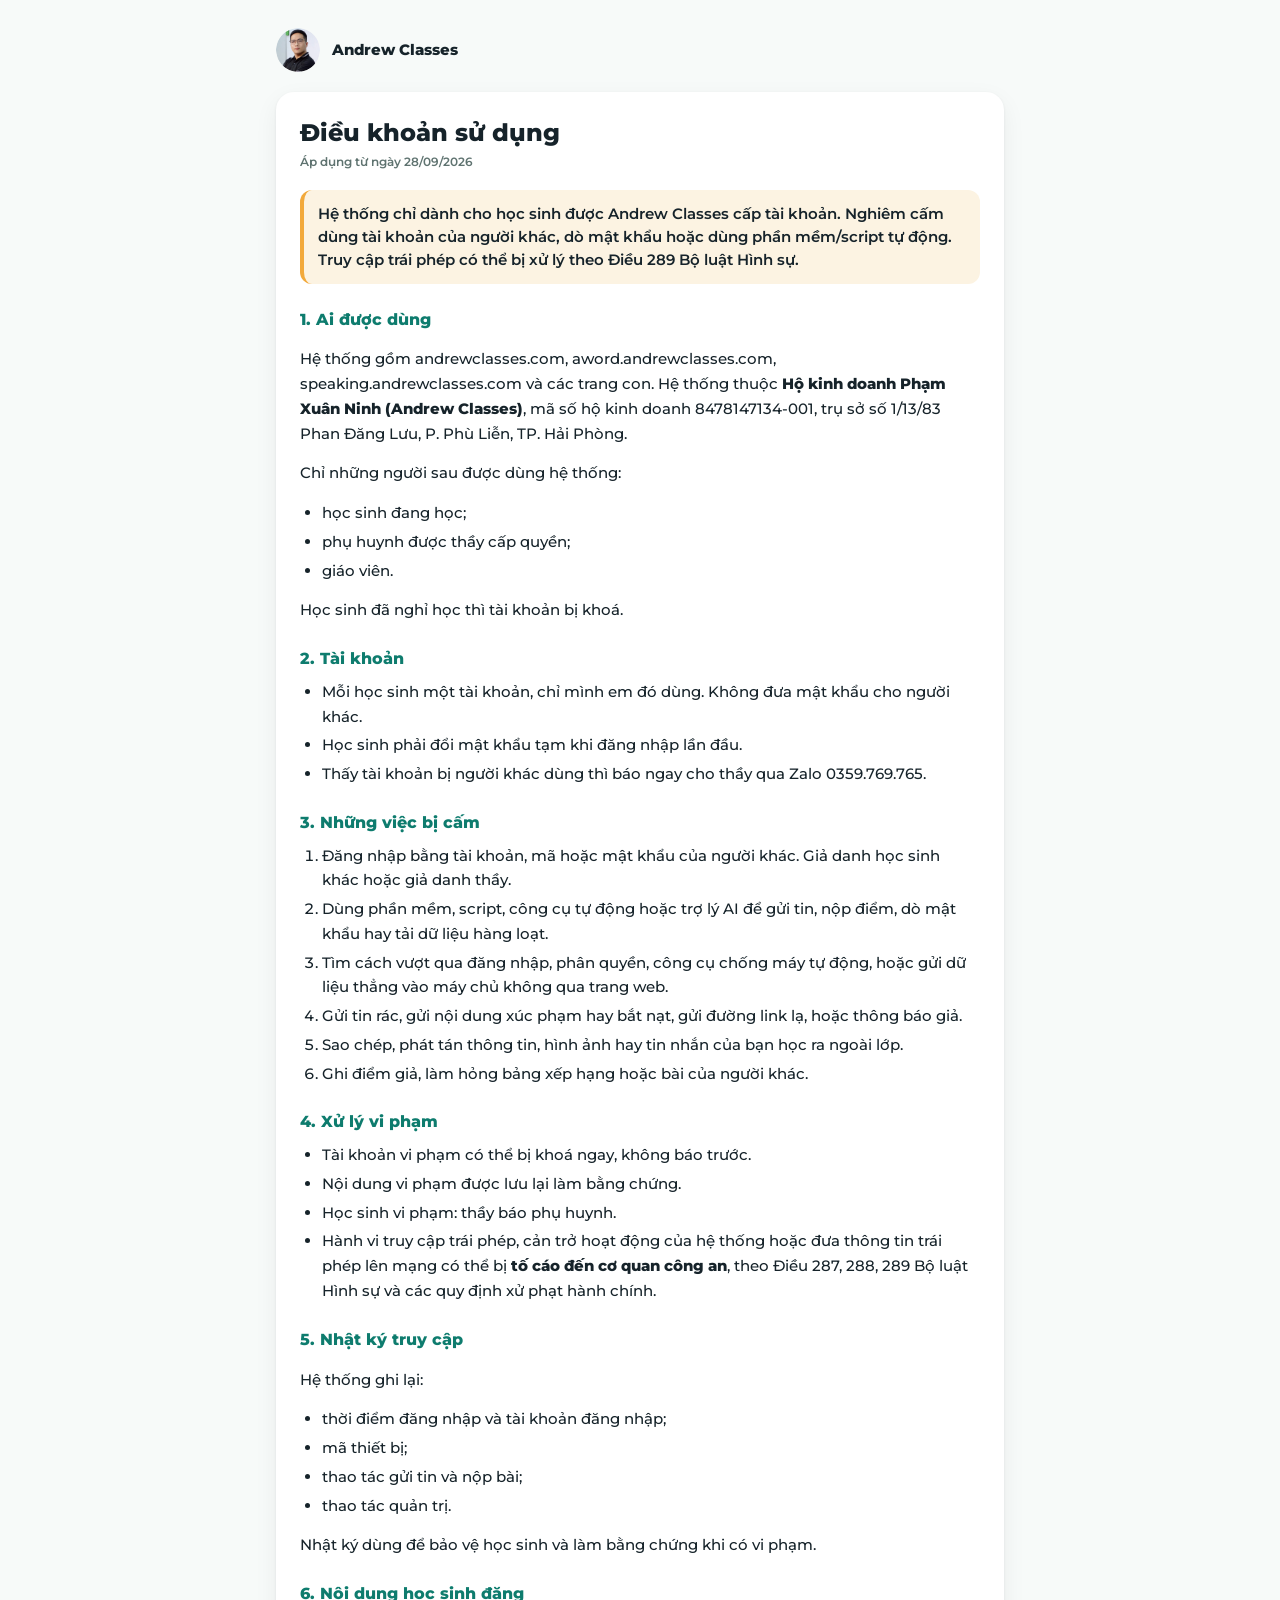
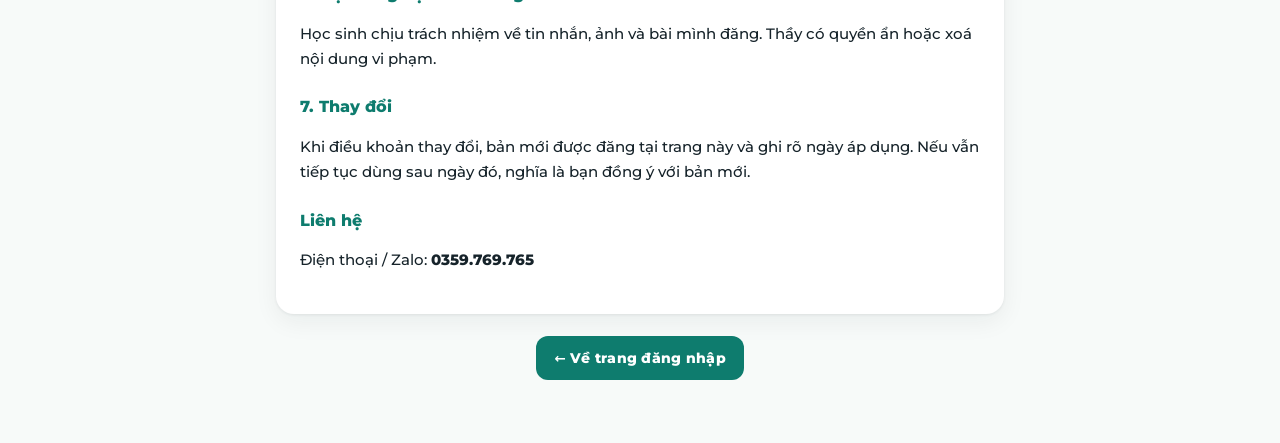
<file: dieu-khoan.html>
<!DOCTYPE html>
<html lang="vi">
<head>
<meta charset="utf-8">
<meta name="viewport" content="width=device-width, initial-scale=1">
<!-- ⭐ v1.245.0 cài như app (manifest.webmanifest + assets/icons, xem js/cai-app.js) -->
<link rel="manifest" href="manifest.webmanifest">
<link rel="icon" href="assets/icons/favicon-32.png?v=2" sizes="32x32" type="image/png">
<link rel="icon" href="assets/icons/favicon-16.png?v=2" sizes="16x16" type="image/png">
<link rel="apple-touch-icon" href="assets/icons/apple-touch-icon-180.png?v=2">
<meta name="theme-color" content="#FFFFFF">
<meta name="mobile-web-app-capable" content="yes">
<meta name="apple-mobile-web-app-capable" content="yes">
<meta name="apple-mobile-web-app-title" content="Andrew Classes">
<title>Điều khoản sử dụng · Andrew Classes</title>
<link rel="stylesheet" href="assets/fonts.css">
<link rel="stylesheet" href="nw/nw.css?v=1">
<style>
/* v1.171.0 (28/09): trang Điều khoản sử dụng — nội dung duyệt ở kho app `PHAP LY/2 DIEU KHOAN SU DUNG v2` */
.dk{max-width:760px; margin:0 auto; padding:28px 16px 48px}
.dk-dau{display:flex; align-items:center; gap:12px; margin-bottom:20px}
.dk-dau img{width:44px; height:44px; border-radius:50%}
.dk-dau a{font-weight:800; color:var(--ink)}
.dk-the{background:var(--surface); border-radius:18px; box-shadow:var(--shadow); padding:26px 24px}
.dk h1{font-size:24px; line-height:1.25; margin:0 0 4px}
.dk .ngay{margin:0 0 18px}
.dk h2{font-size:16px; margin:24px 0 8px; color:var(--accent)}
.dk p,.dk li{line-height:1.65}
.dk ul,.dk ol{padding-left:22px; margin:6px 0}
.dk li{margin:4px 0}
.dk-canh{background:var(--amber-soft); border-left:4px solid var(--amber); border-radius:12px; padding:12px 14px; margin:14px 0 4px; font-weight:600}
.dk-chan{text-align:center; margin-top:22px}
@media (max-width:520px){ .dk-the{padding:20px 16px} .dk h1{font-size:21px} }
</style>
<script src="js/chan-phim.js?v=1"></script>   <!-- v1.413.0 chặn phím tắt xem mã (không phải bảo mật) -->
</head>
<body>
<main class="dk">
  <div class="dk-dau"><img src="assets/avatar-tron.jpg" alt=""><a href="./">Andrew Classes</a></div>
  <article class="dk-the">
    <h1>Điều khoản sử dụng</h1>
    <p class="tiny ngay">Áp dụng từ ngày 28/09/2026</p>

    <div class="dk-canh">Hệ thống chỉ dành cho học sinh được Andrew Classes cấp tài khoản. Nghiêm cấm dùng tài khoản của người khác,
      dò mật khẩu hoặc dùng phần mềm/script tự động. Truy cập trái phép có thể bị xử lý theo Điều 289 Bộ luật Hình sự.</div>

    <h2>1. Ai được dùng</h2>
    <p>Hệ thống gồm andrewclasses.com, aword.andrewclasses.com, speaking.andrewclasses.com và các trang con.
      Hệ thống thuộc <b>Hộ kinh doanh Phạm Xuân Ninh (Andrew Classes)</b>, mã số hộ kinh doanh 8478147134-001,
      trụ sở số 1/13/83 Phan Đăng Lưu, P. Phù Liễn, TP. Hải Phòng.</p>
    <p>Chỉ những người sau được dùng hệ thống:</p>
    <ul>
      <li>học sinh đang học;</li>
      <li>phụ huynh được thầy cấp quyền;</li>
      <li>giáo viên.</li>
    </ul>
    <p>Học sinh đã nghỉ học thì tài khoản bị khoá.</p>

    <h2>2. Tài khoản</h2>
    <ul>
      <li>Mỗi học sinh một tài khoản, chỉ mình em đó dùng. Không đưa mật khẩu cho người khác.</li>
      <li>Học sinh phải đổi mật khẩu tạm khi đăng nhập lần đầu.</li>
      <li>Thấy tài khoản bị người khác dùng thì báo ngay cho thầy qua Zalo 0359.769.765.</li>
    </ul>

    <h2>3. Những việc bị cấm</h2>
    <ol>
      <li>Đăng nhập bằng tài khoản, mã hoặc mật khẩu của người khác. Giả danh học sinh khác hoặc giả danh thầy.</li>
      <li>Dùng phần mềm, script, công cụ tự động hoặc trợ lý AI để gửi tin, nộp điểm, dò mật khẩu hay tải dữ liệu hàng loạt.</li>
      <li>Tìm cách vượt qua đăng nhập, phân quyền, công cụ chống máy tự động, hoặc gửi dữ liệu thẳng vào máy chủ không qua trang web.</li>
      <li>Gửi tin rác, gửi nội dung xúc phạm hay bắt nạt, gửi đường link lạ, hoặc thông báo giả.</li>
      <li>Sao chép, phát tán thông tin, hình ảnh hay tin nhắn của bạn học ra ngoài lớp.</li>
      <li>Ghi điểm giả, làm hỏng bảng xếp hạng hoặc bài của người khác.</li>
    </ol>

    <h2>4. Xử lý vi phạm</h2>
    <ul>
      <li>Tài khoản vi phạm có thể bị khoá ngay, không báo trước.</li>
      <li>Nội dung vi phạm được lưu lại làm bằng chứng.</li>
      <li>Học sinh vi phạm: thầy báo phụ huynh.</li>
      <li>Hành vi truy cập trái phép, cản trở hoạt động của hệ thống hoặc đưa thông tin trái phép lên mạng có thể bị
        <b>tố cáo đến cơ quan công an</b>, theo Điều 287, 288, 289 Bộ luật Hình sự và các quy định xử phạt hành chính.</li>
    </ul>

    <h2>5. Nhật ký truy cập</h2>
    <p>Hệ thống ghi lại:</p>
    <ul>
      <li>thời điểm đăng nhập và tài khoản đăng nhập;</li>
      <li>mã thiết bị;</li>
      <li>thao tác gửi tin và nộp bài;</li>
      <li>thao tác quản trị.</li>
    </ul>
    <p>Nhật ký dùng để bảo vệ học sinh và làm bằng chứng khi có vi phạm.</p>

    <h2>6. Nội dung học sinh đăng</h2>
    <p>Học sinh chịu trách nhiệm về tin nhắn, ảnh và bài mình đăng. Thầy có quyền ẩn hoặc xoá nội dung vi phạm.</p>

    <h2>7. Thay đổi</h2>
    <p>Khi điều khoản thay đổi, bản mới được đăng tại trang này và ghi rõ ngày áp dụng.
      Nếu vẫn tiếp tục dùng sau ngày đó, nghĩa là bạn đồng ý với bản mới.</p>

    <h2>Liên hệ</h2>
    <p>Điện thoại / Zalo: <b>0359.769.765</b></p>
  </article>
  <p class="dk-chan"><a class="btn primary" href="./">← Về trang đăng nhập</a></p>
</main>
<script src="js/chuot-phai.js?v=6"></script>   <!-- v1.364.0 chuột phải / nhấn giữ riêng + bấm avatar mở trang cá nhân + thành viên nhóm lớp -->
<script src="js/huy-hieu.js?v=1"></script>   <!-- 24/10/2026 v1.418.0 huy hiệu Chiến binh sau tên -->
</body>
</html>
</file>
<file: assets/fonts.css>
/* ⭐ v1.334.0 (14/10/2026) — Montserrat BIẾN THIÊN (Google Fonts v31, giấy phép OFL), 2 file trong assets/fonts/ (tiếng Việt + Latin).
   ⛔ VÌ SAO ĐỔI: bản cũ (pyftsubset Montserrat-*.ttf nhúng base64) MẤT tính năng `tnum` ⇒ `font-variant-numeric:tabular-nums`
   không ăn, chữ số rộng hẹp khác nhau ('11:11:11' 62px, '00:00:00' 94px) ⇒ MỌI đồng hồ đếm ngược co giãn mỗi giây, kéo nút
   REMIND cạnh đồng hồ nhích qua lại (thầy bắt 14/10). Bản này giữ đủ tính năng OpenType.
   ⛔ HAI KHOẢNG ĐỘ ĐẬM 500–600 + 800 (KHÔNG khai một khoảng 500–800): trang hỏi font-weight:700 ở rất nhiều chỗ; bản cũ chỉ có
   500/600/800 nên 700 hiện thành 800. Khai một khoảng liền là 700 ra ĐÚNG 700 ⇒ chữ mỏng đi khắp trang. Hai khoảng ⇒ 700 vẫn
   rơi về 800 y như cũ. Cùng một tệp nên trình duyệt chỉ tải một lần. */
@font-face{font-family:'Montserrat';font-style:normal;font-weight:500 600;font-display:swap;src:url(fonts/montserrat-vi.woff2) format('woff2');unicode-range:U+0102-0103, U+0110-0111, U+0128-0129, U+0168-0169, U+01A0-01A1, U+01AF-01B0, U+0300-0301, U+0303-0304, U+0308-0309, U+0323, U+0329, U+1EA0-1EF9, U+20AB}
@font-face{font-family:'Montserrat';font-style:normal;font-weight:500 600;font-display:swap;src:url(fonts/montserrat-latin.woff2) format('woff2');unicode-range:U+0000-00FF, U+0131, U+0152-0153, U+02BB-02BC, U+02C6, U+02DA, U+02DC, U+0304, U+0308, U+0329, U+2000-206F, U+20AC, U+2122, U+2191, U+2193, U+2212, U+2215, U+FEFF, U+FFFD}
@font-face{font-family:'Montserrat';font-style:normal;font-weight:800;font-display:swap;src:url(fonts/montserrat-vi.woff2) format('woff2');unicode-range:U+0102-0103, U+0110-0111, U+0128-0129, U+0168-0169, U+01A0-01A1, U+01AF-01B0, U+0300-0301, U+0303-0304, U+0308-0309, U+0323, U+0329, U+1EA0-1EF9, U+20AB}
@font-face{font-family:'Montserrat';font-style:normal;font-weight:800;font-display:swap;src:url(fonts/montserrat-latin.woff2) format('woff2');unicode-range:U+0000-00FF, U+0131, U+0152-0153, U+02BB-02BC, U+02C6, U+02DA, U+02DC, U+0304, U+0308, U+0329, U+2000-206F, U+20AC, U+2122, U+2191, U+2193, U+2212, U+2215, U+FEFF, U+FFFD}
</file>
<file: nw/nw.css>
/* ============================================================
   nw.css — bộ giao diện chung của myNetwork (v0.4.0)
   Cùng "họ" với myLesson web: Montserrat, xanh ngọc #0E7C6E, nền #F7FAF9,
   bo góc 18, bóng mềm, easing cubic-bezier(.22,.9,.3,1).
   ============================================================ */
:root{
  --ground:#F7FAF9; --surface:#FFFFFF; --ink:#16232A; --muted:#5F7370;
  --accent:#0E7C6E; --accent-ink:#FFFFFF; --accent-soft:#E3F1EE;
  --amber:#F2A93B; --amber-soft:#FCF3E2;
  --xanh-la:#1DA45C; --do:#E0575B; --do-soft:#FBE9E9;
  --line:#E0EAE7;
  --m-do:#E0575B; --m-cam:#F0821E; --m-vang:#E0B411; --m-duong:#3E7BFA; --m-la:#18A957;
  --shadow:0 1px 3px rgba(22,35,42,.07), 0 8px 24px rgba(22,35,42,.06);
  --sans:'Montserrat',"Segoe UI",system-ui,sans-serif;
  --mono:"Cascadia Code","Consolas",ui-monospace,monospace;
  --em:cubic-bezier(.22,.9,.3,1);
  --cao-thanh:62px;
  --rong:1120px;
}
*{box-sizing:border-box}
html,body{margin:0}
html{-webkit-text-size-adjust:100%}
body{background:var(--ground); color:var(--ink); font:500 15px/1.55 var(--sans); min-height:100dvh}
button{font:inherit; color:inherit; background:none; border:none; cursor:pointer; padding:0}
a{color:var(--accent); text-decoration:none}
img{display:block; max-width:100%}
textarea,input,select{font:inherit; color:inherit}
[hidden]{display:none !important}
svg[hidden]{display:none}
.ic{width:20px; height:20px; fill:none; stroke:currentColor; stroke-width:1.9; overflow:visible;
  stroke-linecap:round; stroke-linejoin:round; flex:none}
.tiny{font-size:12px; color:var(--muted); font-weight:600}
.muted{color:var(--muted)}
.sr{position:absolute; width:1px; height:1px; overflow:hidden; clip:rect(0 0 0 0)}

/* ---------- nút ---------- */
.btn{display:inline-flex; align-items:center; justify-content:center; gap:8px;
  padding:11px 18px; border-radius:12px; font-weight:800; font-size:13.5px;
  letter-spacing:.02em; transition:filter .15s, transform .12s, background-color .15s}
.btn.primary{background:var(--accent); color:var(--accent-ink)}
.btn.primary:hover{filter:brightness(1.08)}
.btn.ghost{background:transparent; color:var(--accent); border:1.5px solid var(--accent)}
.btn.ghost:hover{background:var(--accent-soft)}
.btn.soft{background:var(--accent-soft); color:var(--accent)}
.btn.soft:hover{filter:brightness(.97)}
.btn.nguy{background:var(--do-soft); color:var(--do)}
.btn.wide{width:100%}
.btn.nho{padding:7px 12px; font-size:12px; border-radius:10px}
.btn:active{transform:scale(.97)}
.btn:disabled{opacity:.55; cursor:default; transform:none; filter:none}
.btn .ic{width:17px; height:17px}

/* ---------- ô nhập ---------- */
input[type=text],input[type=password],input[type=search],textarea{width:100%; padding:12px 14px;
  border-radius:12px; border:1.5px solid var(--line); background:#fff; color:var(--ink);
  font:600 16px/1.3 var(--sans); outline:none; transition:border-color .15s}
input:focus,textarea:focus{border-color:var(--accent)}
input::placeholder,textarea::placeholder{color:#9fb0ac; font-weight:500}
/* v0.3.2: display:block — textarea inline để hở 6px chân chữ dưới đáy ⇒ nút gửi bình luận neo theo hộp bọc bị tụt, icon máy bay bị cắt */
textarea{resize:none; font-weight:500; line-height:1.5; display:block}
.lbl{display:block; font:600 10.5px/1 var(--sans); letter-spacing:.14em; text-transform:uppercase;
  color:var(--muted); margin:0 0 8px}

/* ---------- thẻ ---------- */
.card{background:var(--surface); border:1px solid var(--line); border-radius:18px;
  box-shadow:var(--shadow)}
.wrap{max-width:var(--rong); margin:0 auto; padding:0 16px}

/* ---------- avatar ---------- */
.av{flex:none; display:grid; place-items:center; border-radius:50%; font-weight:800;
  color:#fff; user-select:none; position:relative; overflow:hidden; background:var(--accent);
  width:40px; height:40px; font-size:14px}
.av img{position:absolute; inset:0; width:100%; height:100%; object-fit:cover}
.av.nho{width:30px; height:30px; font-size:11px}
.av.to{width:64px; height:64px; font-size:22px}
.av.kho{width:120px; height:120px; font-size:40px}
/* v0.5.0: bỏ chấm cam góc avatar thầy (thầy đã có tích vàng cạnh tên; thầy 22/09: avatar thầy KHÔNG có chấm dù trạng thái nào) */
/* chấm xanh "đang hoạt động" góc dưới phải avatar — như Facebook */
.av.co-on{overflow:visible}
.av.co-on img{border-radius:50%}
.av .on{position:absolute; right:-1px; bottom:-1px; width:32%; height:32%; min-width:9px; min-height:9px; max-width:14px; max-height:14px;
  border-radius:50%; background:#31A24C; border:2px solid #fff; box-sizing:border-box}
.av.me .on{right:2px; bottom:2px}

/* ============================================================
   THANH TRÊN CÙNG — v0.2.0, thầy chốt 22/09/2026 (mẫu v4 ở D:\OTHERS\CLAUDE\myNetwork - thiet ke\mau-v4):
     TRÁI  = avatar EM đang đăng nhập + huy hiệu sao (chép y myLesson .av.me + .sao-hieu) → bấm = TRANG CÁ NHÂN
     GIỮA  = 5 ICON không chữ, đúng thứ tự: trang bài tập · khám phá · tin nhắn · bảng tin · thông báo
             (lưới 1fr/auto/1fr để cụm icon nằm ĐÚNG GIỮA; icon đang chọn SÁNG LÊN, không gạch chân)
     PHẢI  = nút ☰ tròn → sidebar TRƯỢT TỪ PHẢI
     Điện thoại (≤640px): CẢ THANH dời xuống ĐÁY (avatar · 5 icon · ☰), phía trên không còn thanh.
   ============================================================ */
.thanh{position:sticky; top:0; z-index:40; height:var(--cao-thanh);
  background:rgba(247,250,249,.9); backdrop-filter:blur(12px);
  border-bottom:1px solid var(--line)}
.thanh-in{max-width:var(--rong); margin:0 auto; height:100%; display:grid; grid-template-columns:1fr auto 1fr;
  align-items:center; padding:0 14px}
.thanh .trai{display:flex; align-items:center}
.thanh .phai{display:flex; align-items:center; justify-content:flex-end}
/* avatar em — chép myLesson lop.html .av.me (52px) thu về 46px cho vừa thanh 62px; .av dùng chung có
   overflow:hidden để cắt ảnh tròn — riêng nút này mở lại để huy hiệu sao tràn xuống dưới viền */
.av.me{width:46px; height:46px; font-size:17px; cursor:pointer; overflow:visible; color:#fff;
  background:linear-gradient(135deg,#0E7C6E,#16A08E); box-shadow:var(--shadow);
  transition:transform .18s var(--em), box-shadow .18s}
.av.me img{border-radius:50%}
.av.me:hover{transform:scale(1.06); box-shadow:0 0 0 4px var(--accent-soft), var(--shadow)}
.sao-hieu{position:absolute; left:50%; bottom:-3px; transform:translateX(-50%); display:inline-flex; align-items:center; gap:1.5px;
  padding:0 3.5px; border-radius:99px; background:#fff; box-shadow:0 1px 3px rgba(22,35,42,.20);
  font-size:9.5px; font-weight:800; white-space:nowrap; line-height:1.45; color:#E5A20D; letter-spacing:.1px; font-variant-numeric:tabular-nums}
.sao-hieu > svg:not(.lap){width:9.5px; height:9.5px; fill:#F3B21B; flex:none; stroke:none}
.sao-hieu .lap{position:absolute; fill:#F7CE63; stroke:none; animation:lap-lanh 2.2s ease-in-out infinite}
.sao-hieu .lap.l1{width:7px; height:7px; left:-10px; top:-4px}
.sao-hieu .lap.l2{width:6px; height:6px; right:-9px; top:6px; animation-delay:.7s}
.sao-hieu .lap.l3{width:5px; height:5px; left:6px; top:-9px; animation-delay:1.4s}
@keyframes lap-lanh{0%,100%{opacity:.25; transform:scale(.7) rotate(0deg)} 50%{opacity:1; transform:scale(1.15) rotate(20deg)}}
.nut-menu{width:46px; height:46px; border-radius:50%; display:grid; place-items:center; color:var(--ink); background:#fff;
  border:1px solid var(--line); box-shadow:var(--shadow); transition:background-color .15s, color .15s}
.nut-menu:hover{background:var(--accent-soft); color:var(--accent)}
.nut-menu .ic{width:24px; height:24px; stroke-width:2.2}
.tabs{display:flex; align-items:stretch; gap:2px; height:var(--cao-thanh)}
.tab{position:relative; display:grid; place-items:center; width:58px; color:var(--muted); border-radius:12px 12px 0 0;
  transition:color .15s, background-color .15s}
.tab .ic{padding:8px; width:42px; height:42px; border-radius:50%; stroke-width:1.55; overflow:visible;
  transition:background-color .18s, box-shadow .18s, transform .18s var(--em)}
.tab:hover{color:var(--ink); background:rgba(14,124,110,.06)}
.tab.chon{color:var(--accent)}
.tab.chon .ic{stroke-width:1.9; background:var(--accent-soft);
  box-shadow:0 0 0 3px rgba(14,124,110,.12), 0 4px 14px rgba(14,124,110,.28); transform:translateY(-1px)}
.tab .cham{position:absolute; top:9px; right:9px; min-width:17px; height:17px; padding:0 5px; border-radius:9px;
  background:var(--do); color:#fff; font-size:10px; font-weight:800; display:grid; place-items:center; border:2px solid var(--ground)}
/* tooltip chữ nhỏ khi rê chuột (vì tab không có chữ) */
.tab[data-nh]::before{content:attr(data-nh); position:absolute; top:calc(100% + 4px); left:50%;
  transform:translateX(-50%) translateY(-4px); padding:4px 8px; border-radius:7px; background:var(--ink); color:#fff;
  font-size:10px; font-weight:800; letter-spacing:.06em; white-space:nowrap; opacity:0; pointer-events:none;
  transition:opacity .15s, transform .15s}
.tab:hover::before{opacity:1; transform:translateX(-50%) translateY(0)}
@media (max-width:640px){
  :root{--cao-thanh:66px}
  /* ⛔ bẫy: .thanh có backdrop-filter thì mọi con position:fixed neo vào nó — nên ở điện thoại dời CẢ .thanh
     xuống đáy (không tách .tabs ra fixed riêng) */
  .thanh{position:fixed; top:auto; bottom:0; left:0; right:0; border-bottom:none; border-top:1px solid var(--line);
    background:rgba(255,255,255,.96); box-shadow:0 -6px 20px rgba(22,35,42,.06); padding-bottom:env(safe-area-inset-bottom)}
  .thanh-in{display:flex; align-items:center; justify-content:space-between; gap:4px; padding:0 10px}
  .tabs{flex:1; justify-content:space-around; gap:0; height:100%}
  .tab{width:auto; flex:1; min-width:0; border-radius:12px}
  .tab .ic{width:38px; height:38px; padding:7px}
  .tab .cham{top:5px; right:calc(50% - 21px); border-color:#fff}
  .thanh-in{padding:0 6px}
  .tab[data-nh]::before{display:none}
  .av.me{width:40px; height:40px; font-size:14px; box-shadow:none}
  .sao-hieu{font-size:9px; padding:0 3px}
  .nut-menu{width:40px; height:40px; box-shadow:none; background:var(--ground)}
}

/* ---------- SIDEBAR PHẢI (mở từ ☰; hình chép myLesson lop.html .side) ---------- */
.phu-mo{position:fixed; inset:0; z-index:50; background:rgba(22,35,42,.35); opacity:0; pointer-events:none; transition:opacity .25s}
body.mo-menu .phu-mo{opacity:1; pointer-events:auto}
.side{position:fixed; top:0; bottom:0; right:0; z-index:51; width:min(320px,88vw); background:var(--surface);
  display:flex; flex-direction:column; transform:translateX(105%); visibility:hidden;
  transition:transform .3s var(--em), visibility 0s .3s; box-shadow:-12px 0 40px rgba(22,35,42,.14)}
body.mo-menu .side{transform:none; visibility:visible; transition:transform .3s var(--em)}
.side-head{display:flex; align-items:center; gap:12px; padding:18px; border-bottom:1px solid var(--line)}
.side-head .av{width:44px; height:44px; font-size:16px}
.side-head .ten{font-weight:800; font-size:15px; line-height:1.3}
.side-head .phu2{font-size:12px; font-weight:700; color:var(--muted)}
.side-head .dong{margin-left:auto; width:36px; height:36px; border-radius:10px; display:grid; place-items:center; background:var(--ground)}
.side-head .dong .ic{width:18px; height:18px; stroke-width:2.4; color:var(--muted)}
.vi-to{margin:14px 12px 6px; padding:18px 16px; border-radius:16px; text-align:center;
  background:linear-gradient(160deg,#FEF6E6,#FCEFD8); border:1px solid #F5E3C0}
.vi-to .so{font-size:38px; font-weight:800; color:#9A6A12; line-height:1.1}
.vi-to .nh{font-size:12px; font-weight:700; color:#B08344; letter-spacing:.04em}
.sao-ve{position:relative; width:104px; height:74px; margin:0 auto 2px}
.sao-lon{position:absolute; left:50%; top:50%; width:52px; height:52px; margin:-26px 0 0 -26px; fill:#F3B21B; stroke:none;
  filter:drop-shadow(0 2px 6px rgba(226,160,20,.45)); animation:sao-tho 3.6s ease-in-out infinite}
.sao-con{position:absolute; width:12px; height:12px; fill:#F7CE63; stroke:none; animation:lap-lanh 2.6s ease-in-out infinite}
.sao-con.c1{left:6px; top:12px; width:14px; height:14px}
.sao-con.c2{right:8px; top:6px; animation-delay:.45s}
.sao-con.c3{right:2px; bottom:14px; width:10px; height:10px; animation-delay:.9s}
.sao-con.c4{left:14px; bottom:6px; width:10px; height:10px; animation-delay:1.35s}
.sao-con.c5{left:50%; top:-2px; margin-left:-5px; width:9px; height:9px; animation-delay:1.8s}
@keyframes sao-tho{0%,100%{transform:scale(1)} 50%{transform:scale(1.06)}}
.side-ds{flex:1; overflow-y:auto; padding:10px}
.side-ds button{display:flex; align-items:center; gap:13px; width:100%; text-align:left; padding:12px 12px; border-radius:14px; transition:background .15s}
.side-ds button:hover{background:var(--accent-soft)}
.side-ds button.nguy:hover{background:var(--do-soft)}
.side-ds .ico{flex:none; width:38px; height:38px; border-radius:12px; display:grid; place-items:center; background:var(--ground)}
.side-ds .ico .ic{width:19px; height:19px; color:var(--accent); stroke-width:2}
.side-ds button.nguy .ico .ic{color:var(--do)}
.side-ds .nh{font-weight:700; font-size:14px; line-height:1.3}
.side-ds .mo-ta{font-size:11.5px; color:var(--muted); font-weight:600}
.side-foot{padding:12px 18px 16px; border-top:1px solid var(--line); font-size:11px; color:var(--muted); font-weight:600}

/* ---------- BỘ CẢM XÚC kiểu huy hiệu tròn (thầy chốt 22/09: thay emoji hệ thống, vẽ SVG giống nhau mọi máy) ----------
   Hình nằm trong sprite NW.napCamXuc() (loi.js) — dùng <svg class="cx"><use href="#cx-<mã>"></svg> */
.cx{width:20px; height:20px; flex:none; display:inline-block; vertical-align:middle; fill:none; stroke:none}
.cx.nho{width:16px; height:16px}
.cx.to{width:38px; height:38px}
.cx-cum{display:inline-flex; align-items:center; cursor:pointer}
.cx-cum .cx{width:19px; height:19px; margin-left:-5px; border-radius:50%; box-shadow:0 0 0 2px var(--surface)}
.cx-cum .cx:first-child{margin-left:0}
.cx-cum b{margin-left:6px; font-weight:700}

/* ---------- menu thả (chuông · avatar) ---------- */
.tha{position:fixed; z-index:60; top:calc(var(--cao-thanh) + 6px); right:12px; width:min(360px, calc(100vw - 24px)); /* left do thanh.js đặt dưới icon chuông */
  background:var(--surface); border:1px solid var(--line); border-radius:16px; box-shadow:0 16px 48px rgba(22,35,42,.16);
  opacity:0; transform:translateY(-6px) scale(.98); pointer-events:none;
  transition:opacity .16s, transform .22s var(--em)}
.tha.mo{opacity:1; transform:none; pointer-events:auto}
.tha-head{display:flex; align-items:center; justify-content:space-between; padding:12px 14px 8px;
  font-size:12px; font-weight:800; letter-spacing:.08em; text-transform:uppercase; color:var(--muted)}
.tha-ds{max-height:min(60vh, 460px); overflow:auto}
.tha-muc{display:flex; align-items:center; gap:12px; width:100%; padding:11px 14px; text-align:left;
  border-top:1px solid var(--line); transition:background-color .12s}
.tha-muc:hover{background:var(--ground)}
.tha-muc .ic{color:var(--muted)}
.tha-muc.chua{background:#EEF7F5}
.tha-muc .chu{flex:1; min-width:0; font-size:13.5px; line-height:1.4}
.tha-muc .chu small{display:block; font-size:11px; color:var(--muted); font-weight:600; margin-top:2px}
.tha-trong{padding:26px 14px; text-align:center; font-size:12.5px; color:var(--muted); font-weight:600}
/* ⛔ v0.2.0 đổi tên: trước là `.phu` — TRÙNG với dòng giờ `.bai-dau .phu` ⇒ mỗi thẻ bài thành một tấm phủ che cả trang */
.phu-nen{position:fixed; inset:0; z-index:55; background:transparent}

/* ============================================================
   BỐ CỤC TRANG
   ============================================================ */
.main{max-width:var(--rong); margin:0 auto; padding:18px 16px 60px;
  display:grid; grid-template-columns:minmax(0,1fr) 300px; gap:18px}
.main.hep{grid-template-columns:minmax(0,680px); justify-content:center}
.main.mot{grid-template-columns:minmax(0,1fr)}
.cot-phu{position:sticky; top:calc(var(--cao-thanh) + 18px); align-self:start;
  display:flex; flex-direction:column; gap:14px}
@media (max-width:900px){
  .main{grid-template-columns:minmax(0,1fr)}
  .cot-phu{display:none}   /* v14 (thầy 22/09): điện thoại bỏ hẳn cột phải — lời mời kết bạn đã vào THÔNG BÁO */
}
@media (max-width:640px){
  .main{padding-top:12px; padding-bottom:calc(var(--cao-thanh) + 24px)}
  .tha{top:auto; bottom:calc(var(--cao-thanh) + 8px); left:12px !important; right:12px; width:auto}
}
.o{padding:16px}
.o h3{margin:0 0 10px; font-size:11.5px; letter-spacing:.12em; text-transform:uppercase; color:var(--muted)}
.ds-nguoi{display:flex; flex-direction:column; gap:4px}
.nguoi{display:flex; align-items:center; gap:10px; padding:7px 8px; border-radius:12px; width:100%;
  text-align:left; transition:background-color .12s}
.nguoi:hover{background:var(--ground)}
.nguoi .ten{font-weight:700; font-size:13.5px; line-height:1.25}
.nguoi .lop{font-size:11px; color:var(--muted); font-weight:600}
.nguoi .cuoi{margin-left:auto; flex:none}

/* ============================================================
   BÀI ĐĂNG
   ============================================================ */
.soan{padding:14px 16px}
/* v0.2.0 — thu gọn: chỉ MỘT dòng "Em đang nghĩ gì?" + nút ảnh; bấm mới bung ô soạn đầy đủ (.soan.mo) */
.soan-gon{display:flex; align-items:center; gap:12px}
.soan-gon .gia{flex:1; min-width:0; text-align:left; padding:11px 16px; border-radius:999px; background:var(--ground); color:#8a9c98;
  font-weight:600; font-size:14.5px; border:1.5px solid transparent; white-space:nowrap; overflow:hidden; text-overflow:ellipsis;
  transition:border-color .15s, background-color .15s}
.soan-gon .gia:hover{border-color:var(--line); background:#fff}
.soan-gon .nut-tron{color:var(--accent); background:var(--accent-soft)}
.soan:not(.mo) .soan-dau,.soan:not(.mo) .soan-chan{display:none}
.soan.mo .soan-gon{display:none}
.soan-dau{display:flex; gap:12px; align-items:flex-start}
.soan textarea{min-height:44px; border:none; padding:9px 0; font-size:15.5px; background:transparent}
.soan textarea:focus{border:none}
.soan-anh{display:grid; grid-template-columns:repeat(4,1fr); gap:8px; margin-top:8px}
.soan-anh .o-anh{position:relative; aspect-ratio:1; border-radius:12px; overflow:hidden; background:var(--ground)}
.soan-anh img{width:100%; height:100%; object-fit:cover}
.soan-anh .bo{position:absolute; top:5px; right:5px; width:26px; height:26px; border-radius:50%;
  background:rgba(22,35,42,.7); color:#fff; display:grid; place-items:center}
.soan-anh .bo .ic{width:14px; height:14px; stroke-width:2.5}
.soan-chan{display:flex; align-items:center; gap:8px; margin-top:8px; padding-top:10px; border-top:1px solid var(--line)}
.soan-chan .dem{margin-left:auto; font-size:11px; color:var(--muted); font-weight:700}
.soan-chan .dem.qua{color:var(--do)}
.chon-pham{display:inline-flex; align-items:center; gap:6px; padding:6px 10px; border-radius:10px; white-space:nowrap;
  font-size:11.5px; font-weight:800; letter-spacing:.04em; color:var(--muted); background:var(--ground)}
.chon-pham .ic{width:15px; height:15px}
.chon-pham.lop{color:var(--m-duong); background:#EAF0FF}
.chon-pham.ban{color:var(--accent); background:var(--accent-soft)}
.chon-pham.minh{color:var(--muted); background:#EEF0F2}
/* v0.4.0 — POP-UP "Tạo bài viết" (thầy chốt kiểu Facebook) */
.pop-tao-bai .pop-body{padding-top:6px}
.tb-ai{display:flex; gap:12px; align-items:center; padding:4px 0 6px}
.tb-ai .ten{font-weight:800; font-size:14.5px}
.tb-ai .chon-pham{margin-top:4px; border-radius:8px; padding:4px 10px; font-size:12px}
.pham-menu{position:absolute; left:0; top:calc(100% + 4px); z-index:5; min-width:270px; padding:6px; background:#fff; border:1px solid var(--line);
  border-radius:14px; box-shadow:0 12px 36px rgba(22,35,42,.18); display:none}
.pham-menu.mo{display:block}
.pham-menu button{display:flex; gap:10px; align-items:center; width:100%; padding:9px 10px; border-radius:10px; text-align:left; font-size:13px; font-weight:700}
.pham-menu button:hover{background:var(--ground)}
.pham-menu .ky{font-size:18px; width:26px; text-align:center; flex:none}
.pham-menu small{display:block; font-size:11px; color:var(--muted); font-weight:600}
.tb-chu{border:none; outline:none; font-size:18px; line-height:1.5; padding:10px 0; min-height:110px; background:transparent}
.tb-chu:focus{border:none}
.tb-them{display:flex; align-items:center; gap:6px; padding:10px 12px; margin-top:8px; border:1px solid var(--line); border-radius:12px; font-size:13px; font-weight:700}
.tb-them > span{flex:1}
.tb-them > button{width:36px; height:36px; border-radius:50%; display:grid; place-items:center; color:var(--accent); background:var(--accent-soft)}
.tb-them > button .ic{width:19px; height:19px}
.tb-dem{display:flex; justify-content:flex-end; min-height:16px; margin-top:4px}
.tb-dem .dem{font-size:11px; color:var(--muted); font-weight:700}
.tb-dem .dem.qua{color:var(--do)}
.pop-tao-bai .pop-chan .btn.wide{padding:13px 18px; font-size:14px}
.canh-cam{margin-top:8px; padding:8px 12px; border-radius:10px; background:var(--do-soft); color:var(--do);
  font-size:12.5px; font-weight:700}

.bai{padding:14px 16px 8px; margin-bottom:14px}
.bai-dau{display:flex; align-items:center; gap:11px}
.bai-dau .ai{flex:1; min-width:0}
.bai-dau .ten{font-weight:800; font-size:14.5px; line-height:1.25; display:flex; align-items:center; gap:6px; flex-wrap:wrap}
.bai-dau .ten a{color:inherit}
.bai-dau .phu{font-size:11.5px; color:var(--muted); font-weight:600; display:flex; align-items:center; gap:6px}
.bai-dau .phu .ic{width:13px; height:13px}
.nhan-gv{display:inline-block; padding:1px 6px; border-radius:6px; background:var(--accent); color:#fff;
  font:800 9px/1.6 var(--sans); letter-spacing:.08em}
.nhan-lop{display:inline-block; padding:1px 6px; border-radius:6px; background:#EAF0FF; color:var(--m-duong);
  font:800 9px/1.6 var(--sans); letter-spacing:.06em}
.nhan-an{display:inline-block; padding:1px 6px; border-radius:6px; background:var(--do-soft); color:var(--do);
  font:800 9px/1.6 var(--sans); letter-spacing:.06em}
.nhan-ban{display:inline-block; padding:1px 6px; border-radius:6px; background:var(--accent-soft); color:var(--accent);
  font:800 9px/1.6 var(--sans); letter-spacing:.06em}
.nhan-minh{display:inline-block; padding:1px 6px; border-radius:6px; background:#EEF0F2; color:var(--muted);
  font:800 9px/1.6 var(--sans); letter-spacing:.06em}
.bai-dau .phu .pham-ky{font-size:11px; opacity:.8}
.nhan-ghim{display:inline-block; padding:1px 6px; border-radius:6px; background:var(--amber-soft); color:#B67612;
  font:800 9px/1.6 var(--sans); letter-spacing:.06em}
.bai-chu{margin:10px 0 0; white-space:pre-wrap; word-wrap:break-word; font-size:15px; line-height:1.55}
.bai-chu.dai{max-height:200px; overflow:hidden; position:relative}
.bai-chu.dai::after{content:""; position:absolute; left:0; right:0; bottom:0; height:60px;
  background:linear-gradient(transparent, var(--surface))}
.xem-them{margin-top:4px; font-size:12.5px; font-weight:800; color:var(--accent)}
.bai-anh{display:grid; gap:4px; margin-top:10px; border-radius:14px; overflow:hidden}
.bai-anh.n1{grid-template-columns:1fr}
.bai-anh.n2{grid-template-columns:1fr 1fr}
.bai-anh.n3{grid-template-columns:2fr 1fr; grid-template-rows:1fr 1fr}
.bai-anh.n3 button:first-child{grid-row:1 / span 2}
.bai-anh.n4{grid-template-columns:1fr 1fr}
.bai-anh button{display:block; background:var(--ground); overflow:hidden; aspect-ratio:4/3}
.bai-anh.n1 button{aspect-ratio:auto; max-height:520px}
.bai-anh.n1 img{max-height:520px; object-fit:contain; width:100%; height:100%; background:#0d1416}
.bai-anh img{width:100%; height:100%; object-fit:cover; transition:transform .3s var(--em)}
.bai-anh button:hover img{transform:scale(1.03)}
.bai-goc{margin-top:10px; border:1px solid var(--line); border-radius:14px; padding:12px 14px; background:var(--ground); color:inherit}
.bai-goc[data-goc]{cursor:pointer}
.bai-goc[data-goc]:hover{border-color:#cfe0dc}
.bai-goc .bai-dau .av{width:32px; height:32px; font-size:11px}
.bai-goc .bai-chu{font-size:14px; margin-top:6px}
.bai-goc .bai-anh{margin-top:8px}
.bai-goc .bai-anh.n1 button{max-height:320px}
.bai-goc .bai-anh.n1 img{max-height:320px}
.bai-goc.mat{color:var(--muted); font-size:13px; font-weight:600; text-align:center}
.bai-so{display:flex; align-items:center; gap:10px; margin-top:10px; padding:6px 0; font-size:12px;
  color:var(--muted); font-weight:700; min-height:30px}
.bai-so .phai{margin-left:auto; display:flex; gap:12px}
.bai-so button:hover{color:var(--ink); text-decoration:underline}
.bai-nut{display:flex; border-top:1px solid var(--line); margin-top:2px}
.bai-nut button{flex:1; display:flex; align-items:center; justify-content:center; gap:7px; padding:10px 4px;
  font-size:12.5px; font-weight:800; color:var(--muted); border-radius:10px; transition:background-color .12s, color .12s;
  -webkit-user-select:none; user-select:none; touch-action:manipulation}
.bai-nut button:hover{background:var(--ground); color:var(--ink)}
.bai-nut button.da{color:var(--accent)}
.bai-nut button.da.like{color:#1877F2}
.bai-nut button.da.tim{color:#F0284A}
.bai-nut button.da.haha,.bai-nut button.da.ngac,.bai-nut button.da.khoc,.bai-nut button.da.cuoi{color:#C98A05}
.bai-nut button.da.gian{color:#E8432A}
.bai-nut .cx{width:20px; height:20px}
.bai-nut .ic{width:19px; height:19px}
.bai-menu{margin-left:auto}
.bai.an{opacity:.7; border-style:dashed}

/* bảng chọn cảm xúc (giữ nút / rê chuột) — cùng bộ với chat lớp myLesson */
.cx-menu{position:fixed; z-index:70; display:flex; align-items:center; gap:2px; padding:5px 7px;
  background:#fff; border:1px solid var(--line); border-radius:999px; box-shadow:0 10px 30px rgba(22,35,42,.18);
  opacity:0; transform:translateY(6px) scale(.9); pointer-events:none; transition:opacity .14s, transform .2s var(--em)}
.cx-menu.mo{opacity:1; transform:none; pointer-events:auto}
.cx-menu button{position:relative; width:42px; height:42px; border-radius:50%; display:grid; place-items:center; transition:transform .16s var(--em)}
.cx-menu button .cx{width:38px; height:38px}
.cx-menu button:hover{transform:scale(1.35) translateY(-6px)}
.cx-menu button[data-nh]::after{content:attr(data-nh); position:absolute; top:-22px; left:50%; transform:translateX(-50%); padding:2px 7px;
  border-radius:6px; background:var(--ink); color:#fff; font-size:9px; font-weight:800; letter-spacing:.04em; white-space:nowrap; opacity:0; transition:opacity .12s}
.cx-menu button[data-nh]:hover::after{opacity:1}
.cx-menu button.bo{font-size:13px; color:var(--muted); font-weight:800; width:auto; padding:0 8px}

/* menu ba chấm */
.menu-nho{position:fixed; z-index:70; min-width:190px; padding:6px; background:#fff; border:1px solid var(--line);
  border-radius:14px; box-shadow:0 12px 36px rgba(22,35,42,.18); opacity:0; transform:scale(.96); pointer-events:none;
  transition:opacity .12s, transform .16s var(--em)}
.menu-nho.mo{opacity:1; transform:none; pointer-events:auto}
.menu-nho button{display:flex; align-items:center; gap:10px; width:100%; padding:9px 12px; border-radius:9px;
  font-size:13px; font-weight:700; text-align:left}
.menu-nho button:hover{background:var(--ground)}
.menu-nho button.nguy{color:var(--do)}
.menu-nho .ic{width:17px; height:17px; color:var(--muted)}
.menu-nho button.nguy .ic{color:var(--do)}

/* bình luận */
.bl-khu{border-top:1px solid var(--line); padding:10px 0 4px; display:flex; flex-direction:column; gap:8px}
.bl{display:flex; gap:9px; align-items:flex-start}
.bl .av{width:30px; height:30px; font-size:11px}
.bl .bong{background:var(--ground); border-radius:14px; padding:7px 12px; max-width:100%; min-width:0}
.bl .bong .ten{font-size:12.5px; font-weight:800; display:flex; gap:6px; align-items:center}
.bl .bong .chu{font-size:13.5px; white-space:pre-wrap; word-wrap:break-word}
.bl .duoi{display:flex; gap:12px; padding:2px 12px 0; font-size:11px; color:var(--muted); font-weight:700}
.bl .duoi button:hover{text-decoration:underline; color:var(--ink)}
.bl .duoi .cx-cum{display:inline-flex; gap:2px; align-items:center}
.bl .duoi .cx-cum .cx{width:15px; height:15px; margin-left:-4px}
.bl .duoi .cx-cum b{margin-left:4px}
.bl-nhap{display:flex; gap:9px; align-items:flex-end; padding-top:6px}
.bl-nhap .av{width:30px; height:30px; font-size:11px}
.bl-nhap textarea{border-radius:18px; padding:9px 44px 9px 14px; font-size:14px; min-height:38px; max-height:140px}
.bl-nhap .o{position:relative; flex:1; padding:0}
.bl-nhap .gui{position:absolute; right:5px; bottom:4px; width:30px; height:30px; border-radius:50%; display:grid;
  place-items:center; color:var(--accent)}
.bl-nhap .gui:disabled{color:#b8c6c2}
.bl-them{font-size:12.5px; font-weight:800; color:var(--muted); padding:4px 0 2px 40px}
.bl-them:hover{color:var(--accent)}

/* thẻ trống / đang tải */
.trong{padding:40px 20px; text-align:center; color:var(--muted); font-weight:600; font-size:13.5px}
.trong .ic{width:38px; height:38px; margin:0 auto 10px; color:#b8c6c2}
.tai-them{display:flex; justify-content:center; padding:10px 0 20px}
.xoay{width:22px; height:22px; border:3px solid var(--line); border-top-color:var(--accent); border-radius:50%;
  animation:xoay .8s linear infinite; margin:0 auto}
@keyframes xoay{to{transform:rotate(360deg)}}

/* ---------- pop-up chung ---------- */
.pop-nen{position:fixed; inset:0; z-index:80; background:rgba(22,35,42,.45); display:flex; align-items:center;
  justify-content:center; padding:16px; opacity:0; pointer-events:none; transition:opacity .18s}
.pop-nen.mo{opacity:1; pointer-events:auto}
.pop{width:100%; max-width:520px; max-height:calc(100dvh - 32px); overflow:auto; background:var(--surface);
  border-radius:18px; box-shadow:0 30px 80px rgba(22,35,42,.3); transform:translateY(14px) scale(.98);
  transition:transform .26s var(--em)}
.pop-nen.mo .pop{transform:none}
.pop-head{display:flex; align-items:center; gap:10px; padding:14px 16px; border-bottom:1px solid var(--line)}
.pop-head h2{margin:0; font-size:15px; flex:1}
.pop-head .dong{width:34px; height:34px; border-radius:50%; display:grid; place-items:center; color:var(--muted)}
.pop-head .dong:hover{background:var(--ground)}
.pop-body{padding:16px}
.pop-chan{display:flex; gap:8px; justify-content:flex-end; padding:0 16px 16px}
.pop.anh{max-width:min(96vw, 1100px); background:#0d1416; border-radius:12px; padding:0}
.pop.anh img{width:100%; height:auto; max-height:calc(100dvh - 32px); object-fit:contain}

/* toast */
.toast{position:fixed; left:50%; bottom:22px; transform:translate(-50%, 20px); z-index:90; padding:11px 18px;
  border-radius:14px; background:var(--ink); color:#fff; font-size:13px; font-weight:700; opacity:0;
  pointer-events:none; transition:opacity .2s, transform .3s var(--em); max-width:calc(100vw - 32px); text-align:center}
.toast.mo{opacity:1; transform:translate(-50%, 0)}
.toast.loi{background:var(--do)}

/* ============================================================
   TRANG CÁ NHÂN
   ============================================================ */
/* ---------- TRANG CÁ NHÂN — v0.3.0 theo mẫu v8 thầy chốt 22/09: bìa rộng · avatar to chồng góc trái · không dải thành tích ·
   3 tab BÀI VIẾT/ẢNH/GIỚI THIỆU căn giữa · trang BẠN: 2 nút icon tròn (nhắn tin · kết bạn) ở GÓC DƯỚI PHẢI bìa ---------- */
.hoso{overflow:hidden}
.bia{position:relative; height:240px; background:linear-gradient(120deg,#0E7C6E,#3E7BFA 55%,#9BE15D); overflow:hidden}
.bia img{width:100%; height:100%; object-fit:cover}
/* v0.4.0 (mẫu v12): MỌI nút đầu trang = icon TRẮNG, KHÔNG nền, nét dày, nằm trong bìa — trên phải: đổi bìa · dưới phải: sửa/nhắn/kết bạn/chia sẻ */
.bia .nut-tren{position:absolute; right:10px; top:8px; display:flex; gap:4px}
.bia .nut-ban{position:absolute; right:10px; bottom:8px; display:flex; gap:4px}
.bia .nut-ban a,.bia .nut-ban button,.bia .nut-tren button{position:relative; width:40px; height:40px; border-radius:12px; display:grid; place-items:center;
  background:none; color:#fff; filter:drop-shadow(0 1px 3px rgba(0,0,0,.45)); transition:transform .15s var(--em), background-color .15s}
.bia .nut-ban a:hover,.bia .nut-ban button:hover,.bia .nut-tren button:hover{background:rgba(255,255,255,.18); transform:scale(1.06)}
.bia .nut-ban button:disabled{opacity:.7; cursor:default; transform:none}
.bia .nut-ban .ic,.bia .nut-tren .ic{width:24px; height:24px; stroke-width:2.4}
.bia [data-nh]::after{content:attr(data-nh); position:absolute; top:-26px; left:50%; transform:translateX(-50%); padding:3px 8px; border-radius:7px;
  background:var(--ink); color:#fff; font-size:10px; font-weight:800; white-space:nowrap; opacity:0; pointer-events:none; transition:opacity .15s}
.bia [data-nh]:hover::after{opacity:1}
.khoa-trang{padding:34px 20px; text-align:center; margin-bottom:14px}
.khoa-trang .o-khoa{width:64px; height:64px; border-radius:50%; background:var(--accent-soft); color:var(--accent); display:grid; place-items:center; margin:0 auto 12px}
.khoa-trang .o-khoa .ic{width:28px; height:28px}
.khoa-trang h3{margin:0 0 6px; font-size:16px}
.khoa-trang p{margin:0 0 14px; font-size:13.5px; color:var(--muted); font-weight:600}
.ho-so{padding:0 22px 16px; display:flex; gap:18px; align-items:flex-end; flex-wrap:wrap}
.av.kho{width:128px; height:128px; font-size:42px; margin-top:-56px; border:4px solid #fff; box-shadow:var(--shadow); overflow:visible}
.av.kho img{border-radius:50%}
.av.kho .sao-hieu{font-size:12px; padding:1px 7px; bottom:2px}
.av.kho .sao-hieu > svg:not(.lap){width:12px; height:12px}
.av.kho .doi-av{position:absolute; right:2px; bottom:8px; width:34px; height:34px; border-radius:50%; background:#fff; border:1px solid var(--line);
  display:grid; place-items:center; color:var(--ink); box-shadow:var(--shadow)}
.av.kho .doi-av .ic{width:17px; height:17px}
.ho-so .tt{flex:1; min-width:220px; padding-top:12px}
.ho-so h1{margin:0; font-size:24px; letter-spacing:-.01em; display:flex; align-items:center; gap:8px; flex-wrap:wrap; line-height:1.2}
.ho-so .lop{font-size:12.5px; color:var(--muted); font-weight:700; margin-top:3px; display:flex; gap:8px; align-items:center; flex-wrap:wrap}
.ho-so .gt{margin-top:8px; font-size:14px; white-space:pre-wrap; line-height:1.5}
.ho-so .nut{display:flex; gap:8px; flex-wrap:wrap; padding-bottom:4px}
.cn-tabs{display:flex; gap:4px; padding:6px 10px 0; border-top:1px solid var(--line); justify-content:center}
.cn-tabs button{padding:12px 14px; font-size:12px; font-weight:800; letter-spacing:.08em; color:var(--muted); border-bottom:3px solid transparent; margin-bottom:-1px}
.cn-tabs button.chon{color:var(--accent); border-bottom-color:var(--accent)}
.cn-tabs button:hover{color:var(--ink)}
.luoi-anh{display:grid; grid-template-columns:repeat(3,1fr); gap:4px; padding:4px}
.luoi-anh button{aspect-ratio:1; overflow:hidden; border-radius:8px; background:var(--ground)}
.luoi-anh img{width:100%; height:100%; object-fit:cover}
.gioi-thieu{padding:16px 20px; display:grid; gap:10px}
.gioi-thieu .dong{display:flex; gap:12px; align-items:center; font-size:14px}
.gioi-thieu .dong .ic{color:var(--muted)}
.gioi-thieu .dong b{font-weight:700}

/* ---------- TÌM KIẾM (timkiem.html, v0.4.0) ---------- */
.tim-o{display:flex; align-items:center; gap:10px; padding:4px 6px 4px 16px; border-radius:999px}
.tim-o .ic-tim{display:grid; color:var(--muted)}
.tim-o input{flex:1; border:none; outline:none; background:transparent; font:600 16px/1.3 var(--sans); padding:10px 0; min-width:0}
.tim-o input:focus{border:none}
.tim-xoa{width:36px; height:36px; border-radius:50%; background:var(--ground); font-weight:800; color:var(--muted); flex:none}
.tim-loai{display:flex; gap:6px; margin:14px 0 10px}
.tim-loai button{padding:8px 14px; border-radius:999px; background:#fff; border:1px solid var(--line); font-size:12.5px; font-weight:800; color:var(--muted)}
.tim-loai button.chon{background:var(--accent); border-color:var(--accent); color:#fff}
.tim-kq{display:flex; flex-direction:column; gap:8px}
.tim-kq .nguoi{padding:10px 12px; color:inherit}
.tim-kq .nguoi .cuoi{width:auto; color:var(--accent); font-weight:800}
@media (max-width:640px){
  .bia{height:160px}
  .bia .nut-ban a,.bia .nut-ban button,.bia .nut-tren button{width:36px; height:36px}
  .ho-so{padding:0 14px 14px; gap:12px}
  .av.kho{width:96px; height:96px; font-size:32px; margin-top:-44px}
  .ho-so h1{font-size:20px}
  .cn-tabs button{padding:11px 10px; font-size:11px}
}

/* ============================================================
   KHÁM PHÁ
   ============================================================ */
.tim-o{position:relative}
.tim-o input{padding-left:42px}
.tim-o .ic{position:absolute; left:14px; top:50%; transform:translateY(-50%); color:var(--muted)}
.luoi-nguoi{display:grid; grid-template-columns:repeat(auto-fill, minmax(150px,1fr)); gap:10px; margin-top:12px}
.the-nguoi{display:flex; flex-direction:column; align-items:center; gap:6px; padding:16px 10px 12px; text-align:center;
  border:1px solid var(--line); border-radius:16px; background:var(--surface); transition:box-shadow .16s, transform .16s var(--em)}
.the-nguoi:hover{box-shadow:var(--shadow); transform:translateY(-2px)}
.the-nguoi .ten{font-weight:800; font-size:13px; line-height:1.25}
.the-nguoi .lop{font-size:11px; color:var(--muted); font-weight:700}
.chip-lop{display:flex; gap:6px; flex-wrap:wrap; margin-top:10px}
.chip{padding:6px 12px; border-radius:999px; border:1.5px solid var(--line); background:var(--surface);
  font-size:12px; font-weight:800; color:var(--muted); transition:all .14s}
.chip:hover{border-color:var(--accent); color:var(--accent)}
.chip.chon{background:var(--accent); border-color:var(--accent); color:#fff}

/* ============================================================
   TIN NHẮN — hai cột: danh sách trái · phòng phải
   ============================================================ */
.tn{display:grid; grid-template-columns:320px minmax(0,1fr); height:calc(100dvh - var(--cao-thanh) - 24px);
  overflow:hidden}
.tn-ds{border-right:1px solid var(--line); display:flex; flex-direction:column; min-height:0}
.tn-ds-dau{padding:12px 12px 8px; display:flex; align-items:center; gap:8px}
.tn-ds-dau h2{margin:0; font-size:16px; flex:1}
.tn-ds-cuon{flex:1; overflow:auto; min-height:0}
.tn-muc{display:flex; align-items:center; gap:10px; width:100%; padding:10px 12px; text-align:left; transition:background-color .12s}
.tn-muc:hover{background:var(--ground)}
.tn-muc.chon{background:var(--accent-soft)}
.tn-muc .av{width:44px; height:44px}
.tn-muc .tt{flex:1; min-width:0}
.tn-muc .ten{display:block; font-weight:800; font-size:13.5px; white-space:nowrap; overflow:hidden; text-overflow:ellipsis}
.tn-muc .cuoi{display:block; font-size:12px; color:var(--muted); white-space:nowrap; overflow:hidden; text-overflow:ellipsis}
.tn-muc.chua .cuoi{color:var(--ink); font-weight:700}
.tn-muc .gio{font-size:10.5px; color:var(--muted); font-weight:700; flex:none; align-self:flex-start; margin-top:4px}
.tn-muc .cham{width:9px; height:9px; border-radius:50%; background:var(--accent); flex:none}
.av-nhom{position:relative; width:44px; height:44px; flex:none}
.av-nhom .av{position:absolute; width:30px; height:30px; font-size:10px; border:2px solid #fff}
.av-nhom .av:first-child{left:0; top:0}
.av-nhom .av:last-child{right:0; bottom:0}
.tn-phong{display:flex; flex-direction:column; min-height:0; background:var(--ground)}
.tn-phong-dau{display:flex; align-items:center; gap:10px; padding:10px 14px; background:var(--surface);
  border-bottom:1px solid var(--line)}
.tn-phong-dau .ten{font-weight:800; font-size:14.5px}
.tn-phong-dau .phu{font-size:11.5px; color:var(--muted); font-weight:600}
.tn-phong-dau .lui{display:none}
.tn-cuon{flex:1; overflow:auto; padding:14px; display:flex; flex-direction:column; gap:4px; min-height:0}
.tin{display:flex; gap:8px; align-items:flex-end; max-width:78%}
.tin .av{width:28px; height:28px; font-size:10px}
.tin .bong{background:var(--surface); border:1px solid var(--line); border-radius:16px; padding:8px 12px;
  font-size:14px; white-space:pre-wrap; word-wrap:break-word; min-width:0}
.tin .bong img{border-radius:10px; max-width:260px; max-height:300px; margin-top:2px}
.tin .ai{font-size:10.5px; color:var(--muted); font-weight:700; margin:6px 0 1px 36px}
.tin.toi{align-self:flex-end; flex-direction:row-reverse}
.tin.toi .bong{background:var(--accent); color:#fff; border-color:var(--accent)}
.tin.toi .av{display:none}
.tin .gio{font-size:10px; color:var(--muted); font-weight:600; flex:none; opacity:0; transition:opacity .15s}
.tin:hover .gio{opacity:1}
.tin-ngay{align-self:center; font-size:10.5px; font-weight:800; color:var(--muted); letter-spacing:.06em;
  padding:8px 0 4px; text-transform:uppercase}
.tn-nhap{display:flex; gap:8px; align-items:flex-end; padding:10px 12px; background:var(--surface); border-top:1px solid var(--line)}
.tn-nhap textarea{border-radius:20px; min-height:42px; max-height:140px; padding:10px 14px; font-size:14.5px}
.tn-nhap .gui{width:42px; height:42px; border-radius:50%; background:var(--accent); color:#fff; display:grid;
  place-items:center; flex:none}
.tn-nhap .gui:disabled{background:#b8c6c2}
.tn-nhap .anh{width:42px; height:42px; border-radius:50%; display:grid; place-items:center; color:var(--muted); flex:none}
.tn-nhap .anh:hover{background:var(--ground); color:var(--accent)}
.tn-trong{margin:auto; text-align:center; color:var(--muted); font-weight:600; font-size:13.5px; padding:30px}
.tn-trong .ic{width:44px; height:44px; color:#b8c6c2; margin:0 auto 10px}
@media (max-width:760px){
  .tn{grid-template-columns:1fr; height:calc(100dvh - var(--cao-thanh) - 12px)}
  .main.tn-main{padding:6px 6px 0}
  .tn-ds{border-right:none}
  .tn.mo-phong .tn-ds{display:none}
  .tn:not(.mo-phong) .tn-phong{display:none}
  .tn-phong-dau .lui{display:grid}
  .tin{max-width:88%}
}

/* chọn người (tạo nhóm / nhắn mới) */
.chon-nguoi{max-height:300px; overflow:auto; border:1px solid var(--line); border-radius:12px; margin-top:10px}
.chon-nguoi label{display:flex; align-items:center; gap:10px; padding:8px 12px; cursor:pointer; border-top:1px solid var(--line)}
.chon-nguoi label:first-child{border-top:none}
.chon-nguoi label:hover{background:var(--ground)}
.chon-nguoi input[type=checkbox]{width:18px; height:18px; accent-color:var(--accent)}
.chon-nguoi .ten{font-weight:700; font-size:13.5px; flex:1}
.chon-nguoi .lop{font-size:11px; color:var(--muted); font-weight:700}

/* ============================================================
   MÀN ĐĂNG NHẬP
   ============================================================ */
.login-bg{position:fixed; inset:-40%; z-index:-1; pointer-events:none;
  background:radial-gradient(40% 40% at 20% 30%, rgba(14,124,110,.22), transparent 70%),
             radial-gradient(35% 35% at 80% 20%, rgba(242,169,59,.25), transparent 70%),
             radial-gradient(45% 45% at 70% 80%, rgba(62,123,250,.18), transparent 70%),
             var(--ground);
  animation:xoayNen 90s linear infinite}
@keyframes xoayNen{to{transform:rotate(360deg)}}
.login-wrap{min-height:100dvh; display:flex; flex-direction:column; align-items:center; justify-content:center; padding:24px 16px}
.login-card{width:100%; max-width:390px; padding:30px 24px 26px; border-color:rgba(22,35,42,.05);
  box-shadow:0 24px 60px rgba(88,60,30,.13), 0 4px 14px rgba(88,60,30,.07)}
.brand{display:flex; align-items:center; gap:12px; justify-content:center; margin-bottom:22px}
.brand img{width:52px; height:52px; border-radius:50%}
.brand h1{margin:0; font-size:22px; letter-spacing:-.01em; line-height:1.1}
.brand h1 small{display:block; font-size:10.5px; letter-spacing:.16em; color:var(--accent); font-weight:800; margin-top:3px}
.login-card .id-wrap{position:relative; margin-bottom:12px}
.login-card .id-wrap input{padding-right:46px}
.id-eye{position:absolute; right:5px; top:50%; transform:translateY(-50%); width:36px; height:36px; border-radius:9px;
  display:flex; align-items:center; justify-content:center; color:var(--muted)}
.id-eye:hover{background:var(--accent-soft); color:var(--accent)}
.login-card .tiny{margin:12px 0 0; text-align:center; line-height:1.5}
.login-card .tiny.warn{color:var(--do)}
.login-card .btn.wide{margin-top:4px; padding:14px}
.login-foot{margin-top:18px; text-align:center; font-size:11.5px; color:var(--muted); font-weight:600; line-height:1.6}
.man{display:none}
.man.hien{display:block}
.man h2{margin:0 0 6px; font-size:17px}
.man p.mo-ta{margin:0 0 16px; font-size:13px; color:var(--muted); line-height:1.5}
.nut-thay{display:flex; justify-content:center; margin-top:14px}
.nut-thay button{font-size:12px; font-weight:700; color:var(--muted); padding:6px 10px; border-radius:8px}
.nut-thay button:hover{color:var(--accent); background:var(--accent-soft)}

/* ============================================================
   TRANG QUẢN LÝ (thầy)
   ============================================================ */
.ql-tab{display:flex; gap:6px; flex-wrap:wrap; margin-bottom:14px}
.bang{width:100%; border-collapse:collapse; font-size:13px}
.bang th{font-size:10.5px; letter-spacing:.1em; text-transform:uppercase; color:var(--muted); text-align:left; padding:8px 10px; border-bottom:1px solid var(--line)}
.bang td{padding:9px 10px; border-bottom:1px solid var(--line); vertical-align:top}
.bang tr:hover td{background:var(--ground)}
.tag{display:inline-block; padding:2px 8px; border-radius:6px; font-size:10.5px; font-weight:800; letter-spacing:.04em}
.tag.moi{background:var(--do-soft); color:var(--do)}
.tag.xong{background:var(--accent-soft); color:var(--accent)}
.chip-tu{display:inline-flex; align-items:center; gap:6px; padding:5px 10px; border-radius:999px; background:var(--ground);
  border:1px solid var(--line); font-size:12.5px; font-weight:700; margin:3px}
.chip-tu button{color:var(--muted); font-size:15px; line-height:1}
.chip-tu button:hover{color:var(--do)}
@media (prefers-reduced-motion:reduce){ *{animation:none !important; transition:none !important} }


/* ============================================================
   v13 — MẪU BẢNG TIN (thẻ bài · bình luận · pop-up tạo bài · cột phải)
   ============================================================ */
/* thẻ bài: "đang cảm thấy 😊 vui — cùng với MINH ANH" — chừa chỗ nút ⋯ góc phải */
.bai > .bai-dau .ai{padding-right:34px}
.bai-dau .ten .cg{font-weight:600; font-size:13.5px; color:var(--ink)}
.bai-dau .ten .cg a,.bai-dau .ten .cg b{font-weight:800; color:var(--ink)}
.bai-dau .ten .cg button{font-weight:800; color:var(--ink)}
.bai-dau .ten .cg button:hover{text-decoration:underline}
.bai-dau .ten .cg .ky{font-size:15px}
/* khối ảnh: ô thứ 4 phủ +N */
.bai-anh button{position:relative}
.bai-anh .them{position:absolute; inset:0; display:grid; place-items:center; background:rgba(22,35,42,.52); color:#fff;
  font-size:30px; font-weight:800; letter-spacing:.02em; pointer-events:none}
/* xem ảnh cả bộ */
.pop.anh{position:relative}
.gal-nut{position:absolute; top:50%; transform:translateY(-50%); width:44px; height:44px; border-radius:50%;
  background:rgba(255,255,255,.16); color:#fff; display:grid; place-items:center; backdrop-filter:blur(4px); transition:background-color .12s}
.gal-nut:hover{background:rgba(255,255,255,.32)}
.gal-nut.trai{left:12px}
.gal-nut.phai{right:12px}
.gal-nut .ic{width:22px; height:22px; stroke-width:2.2}
.gal-dem{position:absolute; top:12px; left:50%; transform:translateX(-50%); padding:4px 12px; border-radius:999px;
  background:rgba(0,0,0,.45); color:#fff; font-size:12px; font-weight:800; letter-spacing:.06em}
/* bảng 7 cảm xúc: cái đang thả có vòng */
.cx-menu button.dang{background:var(--accent-soft)}

/* ---------- bình luận v13 ---------- */
.bl .than{min-width:0; max-width:100%; flex:1}
.bl .bong{position:relative; display:inline-block}
.bl .bong .chu{font-size:13.5px}
.bl .bong .cx-cum{position:absolute; right:-8px; bottom:-10px; display:inline-flex; align-items:center; gap:0; padding:2px 6px 2px 3px;
  border-radius:999px; background:#fff; box-shadow:0 1px 4px rgba(22,35,42,.18); font-size:11px; font-weight:800; color:var(--muted)}
.bl .bong .cx-cum .cx{width:16px; height:16px; margin-left:-4px}
.bl .bong .cx-cum .cx:first-child{margin-left:0}
.bl .bong .cx-cum b{margin-left:4px}
.bl .duoi{padding-top:6px}
.bl .duoi button.like{color:#1877F2}
.bl .duoi button.tim{color:#F0284A}
.bl .duoi button.haha,.bl .duoi button.ngac,.bl .duoi button.khoc,.bl .duoi button.cuoi{color:#C98A05}
.bl .duoi button.gian{color:#E8432A}
.bl-anh{display:block; margin-top:6px; border-radius:12px; overflow:hidden; max-width:240px; background:var(--ground)}
.bl-anh img{max-height:240px; width:auto; max-width:100%}
/* trả lời lồng 1 cấp */
.bl-tra{margin-left:39px; display:flex; flex-direction:column; gap:8px; position:relative}
.bl-tra:empty{display:none}
.bl-tra::before{content:""; position:absolute; left:-24px; top:-6px; bottom:14px; width:2px; background:var(--line); border-radius:2px}
.bl-tra:empty::before{display:none}
.bl.con .av{width:26px; height:26px; font-size:10px}
.bl.con .bong{border-radius:12px; padding:6px 11px}
.bl-xem{display:inline-flex; align-items:center; gap:6px; font-size:12.5px; font-weight:800; color:var(--muted); padding:2px 0}
.bl-xem .ic{width:15px; height:15px; transform:scaleX(-1) rotate(180deg)}
.bl-xem:hover{color:var(--accent)}
.bl-tra .bl-nhap{padding-top:2px}
.bl-tra .bl-nhap .av{width:26px; height:26px; font-size:10px}
/* ô nhập: ảnh + gửi */
.bl-nhap textarea{padding-right:76px}
.bl-nhap .anh{position:absolute; right:38px; bottom:4px; width:30px; height:30px; border-radius:50%; display:grid; place-items:center; color:var(--muted)}
.bl-nhap .anh:hover{color:var(--accent); background:var(--accent-soft)}
.bl-nhap .anh .ic{width:18px; height:18px}
.bl-dang-tra{display:flex; align-items:center; gap:6px; font-size:11.5px; color:var(--muted); font-weight:600; padding:0 6px 4px}
.bl-dang-tra b{color:var(--ink)}
.bl-dang-tra button{width:20px; height:20px; border-radius:50%; display:grid; place-items:center; color:var(--muted)}
.bl-dang-tra button .ic{width:12px; height:12px; stroke-width:2.5}
.bl-dang-tra button:hover{background:var(--ground); color:var(--ink)}
.bl-anh-xem{position:relative; display:inline-block; margin:0 0 6px 6px}
.bl-anh-xem img{height:72px; width:auto; border-radius:10px}
.bl-anh-xem button{position:absolute; top:-6px; right:-6px; width:22px; height:22px; border-radius:50%; background:var(--ink); color:#fff; display:grid; place-items:center}
.bl-anh-xem button .ic{width:12px; height:12px; stroke-width:2.5}

/* ---------- pop-up tạo bài v13 ---------- */
.pop-tao-bai{position:relative}
.tb-ai .ten{font-size:14px; line-height:1.35}
.tb-ai .ten .cg{font-weight:600}
.tb-ai .ten .cg .ky{font-size:15px}
.tb-them > button.xanh{color:#1DA45C; background:#E4F6EC}
.tb-them > button.duong{color:#1877F2; background:#E7F0FF}
.tb-them > button.vang{color:#C98A05; background:#FFF4D6}
.tb-them > button:hover{filter:brightness(.95)}
/* xem trước ảnh dạng lưới như thẻ bài */
.tb-xem{position:relative; margin-top:8px; border:1px solid var(--line); border-radius:16px; padding:8px}
.tb-xem .bai-anh{margin-top:0}
.tb-xem .bai-anh.n1 .o-anh{max-height:360px}
.tb-xem .bai-anh.n1 img{max-height:360px; object-fit:cover; background:none}
.tb-xem .o-anh{position:relative; background:var(--ground); overflow:hidden; aspect-ratio:4/3}
.tb-xem .o-anh img{width:100%; height:100%; object-fit:cover}
.tb-xem .o-anh .them{position:absolute; inset:0; display:grid; place-items:center; background:rgba(22,35,42,.52); color:#fff; font-size:28px; font-weight:800; pointer-events:none}
.tb-xem .o-anh .bo{position:absolute; top:6px; right:6px; width:26px; height:26px; border-radius:50%; background:rgba(22,35,42,.72); color:#fff; display:grid; place-items:center; z-index:2}
.tb-xem .o-anh .bo .ic{width:13px; height:13px; stroke-width:2.5}
.tb-xem-nut{position:absolute; top:14px; left:14px; right:14px; z-index:3; display:flex; justify-content:space-between; pointer-events:none}
.tb-xem-nut button{pointer-events:auto; display:inline-flex; align-items:center; gap:5px; padding:6px 10px; border-radius:9px; background:#fff; color:var(--ink);
  font-size:12px; font-weight:800; box-shadow:0 2px 8px rgba(22,35,42,.2)}
.tb-xem-nut button .ic{width:14px; height:14px; stroke-width:2.4}
.tb-xem-nut [data-bohet]{width:30px; height:30px; padding:0; justify-content:center; border-radius:50%}
.tb-xem-ds{display:flex; gap:6px; margin-top:8px; overflow-x:auto; padding-bottom:2px}
.tb-xem-ds .o-anh.nho{width:56px; height:56px; flex:none; aspect-ratio:1; border-radius:8px}
.tb-xem-ds .o-anh.nho .bo{top:2px; right:2px; width:18px; height:18px}
.tb-xem-ds .o-anh.nho .bo .ic{width:10px; height:10px}
/* kéo-thả */
.tb-keo{position:absolute; inset:0; z-index:6; display:none; flex-direction:column; align-items:center; justify-content:center; gap:6px;
  border-radius:18px; background:rgba(227,241,238,.94); border:3px dashed var(--accent); color:var(--accent); font-weight:800; pointer-events:none}
.tb-keo .ic{width:44px; height:44px; stroke-width:1.6}
.tb-keo b{font-size:17px}
.tb-keo span{font-size:12px; font-weight:600; color:var(--muted)}
.pop.keo .tb-keo{display:flex}
/* bảng con trượt lên (gắn thẻ · cảm xúc) */
.tb-panel{position:absolute; inset:0; z-index:7; background:var(--surface); border-radius:18px; display:flex; flex-direction:column; animation:tbLen .22s var(--em)}
@keyframes tbLen{from{transform:translateY(14px); opacity:0} to{transform:none; opacity:1}}
.tb-panel-dau{display:flex; align-items:center; gap:10px; padding:12px 14px; border-bottom:1px solid var(--line)}
.tb-panel-dau b{flex:1; font-size:15px}
.tb-panel-dau [data-lui]{width:34px; height:34px; border-radius:50%; display:grid; place-items:center; color:var(--muted)}
.tb-panel-dau [data-lui]:hover{background:var(--ground)}
.tb-panel-than{padding:14px 16px; overflow:auto; flex:1}
.tb-tim{margin-bottom:10px}
.tb-chip{display:flex; flex-wrap:wrap; gap:6px; margin-bottom:8px}
.tb-chip:empty{display:none}
.tb-chip .chip{display:inline-flex; align-items:center; gap:4px; padding:5px 6px 5px 10px; border-radius:999px; background:#E7F0FF; color:#1877F2; font-size:12px; font-weight:800}
.tb-chip .chip button{width:18px; height:18px; border-radius:50%; display:grid; place-items:center; color:inherit}
.tb-chip .chip button:hover{background:rgba(24,119,242,.15)}
.tb-chip .chip .ic{width:11px; height:11px; stroke-width:2.6}
.tb-ds{display:flex; flex-direction:column; gap:2px}
.tb-ds .nguoi .tich{width:24px; height:24px; border-radius:50%; border:2px solid var(--line); display:grid; place-items:center; color:transparent}
.tb-ds .nguoi .tich .ic{width:14px; height:14px; stroke-width:3}
.tb-ds .nguoi.chon .tich{background:#1877F2; border-color:#1877F2; color:#fff}
.tb-cg-tieu{font-size:11px; letter-spacing:.12em; color:var(--muted); font-weight:800; margin:6px 0 8px}
.tb-cg{display:grid; grid-template-columns:repeat(3,1fr); gap:6px; margin-bottom:12px}
.tb-cg button{display:flex; align-items:center; gap:8px; padding:8px 10px; border-radius:12px; background:var(--ground); font-size:13px; font-weight:700; text-align:left; transition:background-color .12s}
.tb-cg button:hover{background:var(--accent-soft)}
.tb-cg button.chon{background:#FFF4D6; color:#9A6A00; outline:2px solid #F5B21D}
.tb-cg .ky{font-size:20px; flex:none}
.tb-cg-bo{display:inline-flex; align-items:center; gap:6px; padding:6px 10px; border-radius:9px; background:var(--do-soft); color:var(--do); font-size:12px; font-weight:800; margin-bottom:8px}
.tb-cg-bo .ic{width:13px; height:13px; stroke-width:2.6}
@media (max-width:640px){ .tb-cg{grid-template-columns:repeat(2,1fr)} }

/* ---------- cột phải v13 ---------- */
.o .xem-tat{display:block; width:100%; text-align:center; padding:8px; margin-top:4px; border-radius:10px; font-size:12.5px; font-weight:800; color:var(--accent)}
.o .xem-tat:hover{background:var(--accent-soft)}
.loi-moi .nguoi{align-items:flex-start; flex-wrap:wrap}
.loi-moi .nguoi .nut2{display:flex; gap:6px; width:100%; padding-left:40px; margin-top:-2px}
.loi-moi .nut2 .btn{flex:1; padding:7px 8px; font-size:11.5px; border-radius:9px}
.o h3 .dem{display:inline-grid; place-items:center; min-width:18px; height:18px; padding:0 5px; border-radius:999px; background:var(--do); color:#fff; font-size:10px; margin-left:6px; letter-spacing:0}
.goi-y .nguoi .cuoi{width:32px; height:32px; border-radius:50%; display:grid; place-items:center; color:#1877F2; background:#E7F0FF}
.goi-y .nguoi .cuoi .ic{width:17px; height:17px}
.goi-y .nguoi .cuoi:hover{filter:brightness(.95)}
.goi-y .nguoi .cuoi.da{color:var(--muted); background:var(--ground)}
.goi-y .nguoi .vi{display:block; font-size:10.5px; color:var(--muted); font-weight:600}


/* ============================================================
   v14 — 12 điều chỉnh của thầy (22/09)
   ============================================================ */
/* (2) huy hiệu xác minh MÀU VÀNG */
.tich-vang{width:16px; height:16px; color:#F2A93B; flex:none; vertical-align:-3px}
.tich-vang.nho{width:13px; height:13px}
/* (1) icon phạm vi đơn sắc */
.pham-ky .ic{width:13px; height:13px; stroke-width:2; color:var(--muted)}
.pham-menu .ky .ic{width:20px; height:20px; color:var(--ink)}
.pham-menu .ky{display:grid; place-items:center; width:30px; height:30px; border-radius:50%; background:var(--ground)}
.chon-pham .ic{width:14px; height:14px; stroke-width:2.1}
/* (7) cụm ⋯ + ✕ góc phải bài — dịch vào trong 14px */
.bai-nut-goc{position:absolute; right:14px; top:10px; display:flex; gap:2px}
.bai-nut-goc .nut-tron{width:34px; height:34px; color:var(--muted)}
.bai-nut-goc .nut-tron .ic{width:18px; height:18px}
.bai-nut-goc .bai-an .ic{stroke-width:2.2}
.bai > .bai-dau .ai{padding-right:72px}
.bai-da-an{display:flex; align-items:center; gap:12px; padding:14px 16px; margin-bottom:14px; font-size:13.5px; font-weight:600; color:var(--muted)}
.bai-da-an span{flex:1}
.bai-da-an button{font-weight:800; color:var(--accent)}
/* (6) huy hiệu cảm xúc/hoạt động 2D */
.cg-ic{width:20px; height:20px; vertical-align:-5px; flex:none}
.tb-cg button .cg-ic{width:26px; height:26px; vertical-align:middle}
.tb-ai .ten .cg-ic{width:18px; height:18px; vertical-align:-4px}
/* (12) lời mời kết bạn trong hộp thông báo */
.tha-muc.moi{align-items:flex-start}
.tha-muc .chu .nut2{display:flex; gap:6px; margin-top:8px}
.tha-muc .chu .nut2 .btn{padding:7px 12px; font-size:11.5px}
.tha-muc .chu small.da{color:var(--accent)}
/* (9) cột phải: danh sách lớp — avatar = trang cá nhân, tên = hộp chat nổi */
.ds-lop .nguoi{padding:6px 8px}
.ds-lop .nguoi .av{cursor:pointer}
.ds-lop .nguoi .ten-nut{flex:1; text-align:left; font-weight:700; font-size:13.5px; padding:6px 4px; border-radius:8px; display:flex; align-items:center; gap:6px}
.ds-lop .nguoi .ten-nut:hover{color:var(--accent)}
/* (chấm online đã dời lên avatar — .av .on) */

/* ---------- HỘP CHAT NỔI kiểu Facebook (v14) ---------- */
.cn-khu{position:fixed; right:0; bottom:0; z-index:58; display:flex; align-items:flex-end; gap:10px; padding:0 84px 0 0; pointer-events:none}
.cn-khu > *{pointer-events:auto}
.cn-hop{width:328px; height:455px; max-height:calc(100dvh - var(--cao-thanh) - 20px); background:var(--surface); border:1px solid var(--line); border-bottom:none;
  border-radius:14px 14px 0 0; box-shadow:0 12px 36px rgba(22,35,42,.22); display:flex; flex-direction:column; overflow:hidden;
  animation:cnLen .22s var(--em)}
@keyframes cnLen{from{transform:translateY(20px); opacity:0} to{transform:none; opacity:1}}
.cn-dau{display:flex; align-items:center; gap:8px; padding:8px 8px 8px 10px; border-bottom:1px solid var(--line); background:var(--surface)}
.cn-dau .av{width:34px; height:34px; font-size:12px}
.cn-dau .ai{flex:1; min-width:0; line-height:1.2}
.cn-dau .ai b{font-size:13.5px; display:flex; align-items:center; gap:4px}
.cn-dau .ai small{font-size:11px; color:var(--muted); font-weight:600}
.cn-dau button{width:30px; height:30px; border-radius:50%; display:grid; place-items:center; color:var(--muted)}
.cn-dau button:hover{background:var(--ground); color:var(--ink)}
.cn-dau button .ic{width:16px; height:16px; stroke-width:2.2}
.cn-than{flex:1; overflow:auto; padding:12px 10px 6px; display:flex; flex-direction:column; gap:3px; background:var(--surface)}
.cn-ngay{align-self:center; font-size:10.5px; color:var(--muted); font-weight:700; letter-spacing:.06em; margin:6px 0 10px}
.cn-tin{display:flex; align-items:flex-end; gap:6px; max-width:82%}
.cn-tin .av{width:24px; height:24px; font-size:9px}
.cn-tin .bong{padding:7px 11px; border-radius:16px; background:var(--ground); font-size:13.5px; line-height:1.4; position:relative; word-wrap:break-word}
.cn-tin .bong img{border-radius:10px; max-width:200px; margin:2px 0}
.cn-tin .bong .cx-cum{position:absolute; right:-6px; bottom:-10px; display:inline-flex; align-items:center; padding:2px 5px 2px 3px; border-radius:999px; background:#fff; box-shadow:0 1px 4px rgba(22,35,42,.18); font-size:10px; font-weight:800; color:var(--muted)}
.cn-tin .bong .cx-cum .cx{width:14px; height:14px}
.cn-tin.toi{align-self:flex-end; flex-direction:row-reverse}
.cn-tin.toi .bong{background:var(--accent); color:#fff}
.cn-tin.toi + .cn-tin.toi .bong{border-top-right-radius:6px}
.cn-tin.ho + .cn-tin.ho .bong{border-top-left-radius:6px}
.cn-tin.ho + .cn-tin.ho .av{visibility:hidden}
.cn-daxem{align-self:flex-end; margin-top:2px}
.cn-daxem .av{width:16px; height:16px; font-size:7px}
.cn-chan{display:flex; align-items:flex-end; gap:4px; padding:6px 8px 8px; border-top:1px solid var(--line)}
.cn-chan .nut{width:32px; height:32px; border-radius:50%; display:grid; place-items:center; color:var(--accent); flex:none}
.cn-chan .nut:hover{background:var(--accent-soft)}
.cn-chan .nut .ic{width:18px; height:18px}
.cn-chan textarea{flex:1; min-height:34px; max-height:110px; padding:7px 12px; border-radius:17px; font-size:13.5px; background:var(--ground); border-color:transparent}
.cn-chan textarea:focus{border-color:var(--accent)}
.cn-chan .tim{color:var(--accent)}
.cn-chan .tim .ic{fill:currentColor}
/* hộp thu nhỏ = cột avatar tròn bên phải */
.cn-min{position:fixed; right:16px; bottom:16px; z-index:58; display:flex; flex-direction:column-reverse; gap:10px}
.cn-min button{position:relative; width:48px; height:48px; border-radius:50%; box-shadow:0 6px 18px rgba(22,35,42,.25)}
.cn-min button .av{width:48px; height:48px; font-size:16px}
.cn-min button .dong{position:absolute; top:-4px; right:-4px; width:18px; height:18px; border-radius:50%; background:#fff; color:var(--ink); border:1px solid var(--line); display:none; place-items:center}
.cn-min button:hover .dong{display:grid}
.cn-min button .dong .ic{width:10px; height:10px; stroke-width:3}
.cn-min button .cham{position:absolute; top:-2px; left:-2px; min-width:18px; height:18px; padding:0 5px; border-radius:999px; background:var(--do); color:#fff; font-size:10px; font-weight:800; display:grid; place-items:center; border:2px solid #fff}
@media (max-width:640px){ .cn-khu,.cn-min{display:none} }


/* ============================================================
   v15 — MẪU TRANG TIN NHẮN (2 cột + bảng thông tin · cụm tin · 7 cảm xúc · trả lời · đã xem)
   ============================================================ */
.tn{grid-template-columns:340px minmax(0,1fr); overflow:hidden}
.tn.mo-info{grid-template-columns:340px minmax(0,1fr) 300px}
.tn-ds-dau{padding:14px 14px 6px}
.tn-ds-dau h2{font-size:20px}
.tn-ds-dau .nut-tron{width:36px; height:36px; background:var(--ground); color:var(--ink)}
.tn-ds-dau .nut-tron.dam{background:var(--accent-soft); color:var(--accent)}
.tn-tim{padding:4px 12px 8px}
.tn-tim .tim-o{display:flex; align-items:center; gap:8px; padding:0 12px; border-radius:999px; background:var(--ground); color:var(--muted)}
.tn-tim .tim-o .ic{width:17px; height:17px; flex:none}
.tn-tim .tim-o .ic{position:static; transform:none}
.tn-tim input{border:none; background:transparent; padding:9px 0 9px 0; font-size:14px; font-weight:500}
.tn-tim input:focus{border:none}
.tn-muc{padding:8px 12px; gap:12px; border-radius:12px; margin:0 6px; width:calc(100% - 12px)}
.tn-muc .av,.tn-muc .av-nhom{width:52px; height:52px; font-size:16px}
.tn-muc .av-nhom .av{width:34px; height:34px; font-size:11px}
.tn-muc .ten{display:flex; align-items:center; gap:4px; font-size:14px}
.tn-muc .cuoi{font-size:12.5px}
.tn-muc .cuoi .gio{font-size:12px; color:var(--muted); font-weight:600}
.tn-muc.chua .ten,.tn-muc.chua .cuoi{color:var(--ink); font-weight:800}
.tn-muc .cham{width:10px; height:10px; background:var(--accent)}
.tn-muc.chon{background:var(--accent-soft)}
/* khung phòng */
.tn-phong{background:var(--surface)}
.tn-phong-dau{padding:8px 12px; box-shadow:0 1px 0 var(--line); z-index:1}
.tn-phong-dau .av,.tn-phong-dau .av-nhom{width:42px; height:42px}
.tn-phong-dau .av-nhom .av{width:28px; height:28px; font-size:10px}
.tn-phong-dau .ai{flex:1; min-width:0}
.tn-phong-dau .ten{display:flex; align-items:center; gap:5px}
.tn-phong-dau .nut-tron{color:var(--accent)}
.tn-cuon{padding:16px 16px 8px; gap:2px}
.tin-ai{font-size:10.5px; color:var(--muted); font-weight:700; margin:8px 0 2px 42px}
.tin{display:flex; gap:8px; align-items:flex-end; max-width:min(72%, 560px); position:relative}
.tin .av-cho{width:28px; flex:none; align-self:flex-end}
.tin .av-cho .av{width:28px; height:28px; font-size:10px}
.tin .than{display:flex; flex-direction:column; min-width:0; position:relative}
.tin .bong{position:relative; background:var(--ground); border:none; border-radius:18px; padding:8px 12px; font-size:14.5px; line-height:1.4; word-wrap:break-word; color:var(--ink)}
.tin.ho.dau .bong{border-bottom-left-radius:6px}
.tin.ho.giua .bong{border-top-left-radius:6px; border-bottom-left-radius:6px}
.tin.ho.cuoi .bong{border-top-left-radius:6px}
.tin.toi{align-self:flex-end; flex-direction:row-reverse}
.tin.toi .than{align-items:flex-end}
.tin.toi .bong{background:var(--accent); color:#fff}
.tin.toi .bong a{color:#fff; text-decoration:underline}
.tin.toi.dau .bong{border-bottom-right-radius:6px}
.tin.toi.giua .bong{border-top-right-radius:6px; border-bottom-right-radius:6px}
.tin.toi.cuoi .bong{border-top-right-radius:6px}
.tin.chi-anh .bong{padding:0; background:transparent; overflow:hidden; border-radius:14px}
.tin .bong .hinh{display:block; border-radius:14px; overflow:hidden; max-width:260px}
.tin .bong .hinh img{max-height:320px; width:auto; max-width:100%; display:block}
.tin .bong .chu{white-space:pre-wrap}
.tin.chi-tim .bong{background:transparent; padding:2px 0}
.tin.chi-tim .bong .cx.to{width:40px; height:40px}
.tin.nhay .bong{animation:tinNhay 1.4s var(--em)}
@keyframes tinNhay{0%,60%{box-shadow:0 0 0 3px var(--amber)} 100%{box-shadow:none}}
/* cụm cảm xúc góc bong bóng */
.tin .bong .cx-cum{position:absolute; right:-4px; bottom:-11px; display:inline-flex; align-items:center; padding:2px 5px 2px 3px; border-radius:999px; background:#fff; box-shadow:0 1px 4px rgba(22,35,42,.2); font-size:10.5px; font-weight:800; color:var(--muted); cursor:pointer}
.tin.toi .bong .cx-cum{right:auto; left:-4px}
.tin .bong .cx-cum .cx{width:15px; height:15px; margin-left:-4px}
.tin .bong .cx-cum .cx:first-child{margin-left:0}
.tin .bong .cx-cum b{margin-left:3px}
.tin:has(.cx-cum){margin-bottom:9px}
/* trích tin trả lời */
.tin-trich{display:block; max-width:100%; text-align:left; padding:6px 10px 12px; margin-bottom:-8px; border-radius:14px 14px 4px 4px; background:#E6EEEC; color:var(--muted); font-size:12px; font-weight:600; line-height:1.3; white-space:nowrap; overflow:hidden; text-overflow:ellipsis}
.tin-trich b{display:block; font-size:11px; color:var(--ink); margin-bottom:1px}
.tin.toi .tin-trich{background:#CDE6E1}
/* hàng nút hiện khi rê chuột */
.tin .nut-tin{position:absolute; top:50%; transform:translateY(-50%); display:flex; gap:2px; opacity:0; transition:opacity .12s; pointer-events:none}
.tin.ho .nut-tin{left:calc(100% + 6px)}
.tin.toi .nut-tin{right:calc(100% + 6px)}
.tin:hover .nut-tin{opacity:1; pointer-events:auto}
.tin .nut-tin button{width:28px; height:28px; border-radius:50%; display:grid; place-items:center; color:var(--muted)}
.tin .nut-tin button:hover{background:var(--ground); color:var(--ink)}
.tin .nut-tin .ic{width:16px; height:16px}
.tin .gio{position:absolute; bottom:-14px; font-size:10px; opacity:0}
.tin.ho .gio{left:36px}
.tin.toi .gio{right:0}
.tin:hover .gio{opacity:1}
.tin.mot,.tin.cuoi{margin-bottom:6px}
/* đã xem */
.tin-daxem{display:flex; justify-content:flex-start; gap:2px; padding:0 0 4px 36px; margin-top:-2px}
.tin-daxem.toi{justify-content:flex-end; padding:0 2px 4px 0}
.tin-daxem .av{width:15px; height:15px; font-size:6px; border:1.5px solid #fff}
/* ô nhập */
.tn-nhap-khu{background:var(--surface); border-top:1px solid var(--line)}
.tn-tra{display:flex; align-items:center; gap:8px; padding:8px 14px 0}
.tn-tra .chu{flex:1; min-width:0; border-left:3px solid var(--accent); padding-left:10px; line-height:1.3}
.tn-tra .chu b{display:block; font-size:12px; color:var(--ink)}
.tn-tra .chu small{display:block; font-size:11.5px; color:var(--muted); font-weight:600; white-space:nowrap; overflow:hidden; text-overflow:ellipsis}
.tn-tra button{width:26px; height:26px; border-radius:50%; display:grid; place-items:center; color:var(--muted)}
.tn-tra button:hover{background:var(--ground)}
.tn-tra button .ic{width:14px; height:14px; stroke-width:2.4}
.tn-nhap{border-top:none; padding:8px 10px 10px; gap:4px}
.tn-nhap textarea{background:var(--ground); border-color:transparent; min-height:40px; padding:9px 14px; font-size:14.5px}
.tn-nhap textarea:focus{border-color:var(--accent)}
.tn-nhap .anh{width:40px; height:40px; color:var(--accent)}
.tn-nhap .gui{width:40px; height:40px; background:transparent; color:var(--accent)}
.tn-nhap .gui .ic{width:20px; height:20px}
.tn-nhap .tim{width:40px; height:40px; border-radius:50%; display:grid; place-items:center; color:var(--accent); flex:none}
.tn-nhap .tim .ic{fill:currentColor}
.tn-nhap .tim:hover,.tn-nhap .gui:hover{background:var(--accent-soft)}
/* bảng thông tin */
.tn-info{border-left:1px solid var(--line); overflow:auto; background:var(--surface); display:flex; flex-direction:column}
.tn-info-dau{display:flex; justify-content:flex-end; padding:6px 8px 0}
.tn-info-ai{display:flex; flex-direction:column; align-items:center; gap:4px; padding:4px 16px 16px; text-align:center}
.tn-info-ai .av-nhom.to{width:72px; height:72px}
.tn-info-ai .av-nhom.to .av{width:48px; height:48px; font-size:16px}
.tn-info-ai .ten{font-weight:800; font-size:16px; display:flex; align-items:center; gap:5px; margin-top:6px}
.tn-info-ai .phu{font-size:12px; color:var(--muted); font-weight:600}
.tn-info-ai .btn{margin-top:10px}
.tn-info-muc{padding:12px 16px; border-top:1px solid var(--line)}
.tn-info-muc h4{margin:0 0 10px; font-size:11px; letter-spacing:.12em; text-transform:uppercase; color:var(--muted)}
.tn-info-anh{display:grid; grid-template-columns:repeat(3,1fr); gap:4px}
.tn-info-anh button{aspect-ratio:1; border-radius:8px; overflow:hidden; background:var(--ground)}
.tn-info-anh img{width:100%; height:100%; object-fit:cover}
.tn-info-nut{display:flex; flex-direction:column; gap:2px}
.tn-info-nut button{display:flex; align-items:center; gap:10px; padding:9px 10px; border-radius:10px; font-size:13px; font-weight:700; text-align:left}
.tn-info-nut button:hover{background:var(--ground)}
.tn-info-nut button .ic{width:17px; height:17px; color:var(--muted)}
.tn-info-nut button.nguy{color:var(--do)}
.tn-info-nut button.nguy .ic{color:var(--do)}
@media (max-width:1000px){
  .tn.mo-info{grid-template-columns:340px minmax(0,1fr)}
  .tn-info{position:absolute; inset:0; left:auto; width:min(320px, 100%); z-index:5; box-shadow:-8px 0 30px rgba(22,35,42,.12)}
  .tn{position:relative}
}
@media (max-width:640px){
  .tn,.tn.mo-info{grid-template-columns:minmax(0,1fr)}
  .tn-info{width:100%}
  .tin{max-width:82%}
  .tin .nut-tin{display:none}   /* điện thoại: giữ tin = bảng cảm xúc, trả lời qua ⋯ trong menu giữ */
}


/* ---------- v16: menu ⋯ từng cuộc chat · nhóm đứng đầu ---------- */
.tn-muc{position:relative; cursor:pointer; -webkit-user-select:none; user-select:none}
.tn-muc .menu{position:absolute; right:10px; top:50%; transform:translateY(-50%); width:32px; height:32px; border-radius:50%; display:grid; place-items:center;
  background:#fff; color:var(--muted); box-shadow:0 1px 4px rgba(22,35,42,.18); opacity:0; transition:opacity .12s}
.tn-muc .menu .ic{width:17px; height:17px}
.tn-muc:hover .menu,.tn-muc .menu:focus-visible{opacity:1}
.tn-muc:hover .cham,.tn-muc:hover .cuoi .gio{visibility:hidden}
.tn-muc .ten .tat{display:inline-grid; color:var(--muted); margin-left:2px}
.tn-muc .ten .tat .ic{width:13px; height:13px}
.tn-muc.nhom .av-nhom{width:52px; height:52px}
@media (hover:none){ .tn-muc .menu{display:none} }   /* điện thoại: giữ cuộc chat = mở menu */


/* ============================================================
   v17 — MẪU KHÁM PHÁ (nổi bật · ảnh mới · có thể em biết · các lớp)
   ============================================================ */
.main.hep.kp{grid-template-columns:minmax(0,760px)}
.kp-dau{padding:6px 4px 14px}
.kp-dau h1{margin:0; font-size:26px; letter-spacing:-.01em}
.kp-dau p{margin:4px 0 0; color:var(--muted); font-weight:600; font-size:13.5px}
.kp-muc{margin-bottom:14px; padding:16px 16px 14px}
.kp-tieu{display:flex; align-items:center; justify-content:space-between; gap:10px; margin-bottom:10px}
.kp-tieu h3{margin:0}
.kp-them{font-size:12px; font-weight:800; color:var(--accent); padding:4px 8px; border-radius:8px}
.kp-them:hover{background:var(--accent-soft)}
/* dải cuộn ngang */
.kp-cuon{display:flex; gap:12px; overflow-x:auto; padding:2px 2px 8px; margin:0 -2px; scroll-snap-type:x mandatory; scrollbar-width:thin}
.kp-cuon > *{scroll-snap-align:start; flex:none}
/* thẻ bài nổi bật */
.kp-bai{width:250px; display:flex; flex-direction:column; border:1px solid var(--line); border-radius:16px; overflow:hidden; background:var(--surface); color:inherit;
  transition:box-shadow .16s, transform .16s var(--em)}
.kp-bai:hover{box-shadow:var(--shadow); transform:translateY(-2px)}
.kp-bai .anh{position:relative; display:block; aspect-ratio:16/9; background:var(--ground)}
.kp-bai .anh{min-height:0; overflow:hidden; flex:none}
.kp-bai .anh img{position:absolute; inset:0; width:100%; height:100%; object-fit:cover}
.kp-bai .anh i{position:absolute; right:8px; bottom:8px; padding:2px 7px; border-radius:999px; background:rgba(22,35,42,.7); color:#fff; font-style:normal; font-size:11px; font-weight:800}
.kp-bai .than{display:flex; flex-direction:column; gap:8px; padding:10px 12px 12px; flex:1}
.kp-bai .ai{display:flex; align-items:center; gap:8px; font-size:12.5px; line-height:1.2}
.kp-bai .ai b{display:flex; align-items:center; gap:3px}
.kp-bai .ai small{display:block; font-size:10.5px; color:var(--muted); font-weight:600}
.kp-bai .chu{font-size:13.5px; line-height:1.45; display:-webkit-box; -webkit-line-clamp:3; -webkit-box-orient:vertical; overflow:hidden}
.kp-bai .so{display:flex; align-items:center; gap:10px; margin-top:auto; font-size:11.5px; color:var(--muted); font-weight:700}
.kp-bai .so .cx-cum{display:inline-flex; align-items:center; gap:2px}
.kp-bai .so .cx-cum .cx{width:15px; height:15px; margin-left:-4px}
.kp-bai .so .cx-cum .cx:first-child{margin-left:0}
.kp-bai .so .cx-cum b{margin-left:4px}
/* ảnh mới */
.kp-anh{display:grid; grid-template-columns:repeat(3,1fr); gap:6px}
.kp-anh .o{position:relative; aspect-ratio:1; border-radius:12px; overflow:hidden; background:var(--ground)}
.kp-anh .o img{width:100%; height:100%; object-fit:cover; transition:transform .3s var(--em)}
.kp-anh .o:hover img{transform:scale(1.04)}
.kp-anh .o .tac{position:absolute; left:6px; bottom:6px}
.kp-anh .o .tac .av{width:24px; height:24px; font-size:9px; border:2px solid #fff}
/* có thể em biết */
.kp-nguoi{position:relative; width:150px; display:flex; flex-direction:column; align-items:center; gap:8px; padding:16px 10px 12px; border:1px solid var(--line); border-radius:16px; background:var(--surface); text-align:center}
.kp-nguoi > a{display:flex; flex-direction:column; align-items:center; gap:4px; color:inherit}
.kp-nguoi b{font-size:13px; line-height:1.2; margin-top:4px}
.kp-nguoi small{font-size:11px; color:var(--muted); font-weight:600}
.kp-nguoi .btn{width:100%; padding:8px 10px}
.kp-nguoi .btn .ic{width:15px; height:15px}
.kp-nguoi .bo{position:absolute; top:6px; right:6px; width:24px; height:24px; border-radius:50%; display:grid; place-items:center; color:var(--muted)}
.kp-nguoi .bo:hover{background:var(--ground)}
.kp-nguoi .bo .ic{width:13px; height:13px; stroke-width:2.4}
/* các lớp */
#oLop .chip-lop{margin-top:0; margin-bottom:12px}
@media (max-width:640px){
  .kp-dau h1{font-size:22px}
  .kp-tieu .tiny{display:none}
  .kp-bai{width:220px}
  .kp-anh{gap:4px}
  .kp-nguoi{width:140px}
}


/* ============================================================
   v18 — KHÁM PHÁ = cổng hoạt động (thông báo · nổi bật · 4 ô to · trang từng loại)
   ============================================================ */
.kp-dau{display:flex; align-items:flex-end; gap:12px; flex-wrap:wrap}
.kp-dau > div,.kp-dau h1{flex:none}
.kp-dau p{flex:1 1 100%; margin:2px 0 0}
.kp-dau .btn{margin-left:auto; align-self:center}
.kp-dau h1 + p{flex:1}
/* thông báo quan trọng */
.kp-tb{display:flex; flex-direction:column; gap:8px; margin-bottom:14px}
.kp-tb-muc{display:flex; align-items:center; gap:12px; width:100%; padding:12px 14px; border-radius:16px; text-align:left;
  background:var(--amber-soft); border:1px solid #F5DDA6; color:var(--ink); transition:transform .12s var(--em)}
.kp-tb-muc:hover{transform:translateY(-1px)}
.kp-tb-muc .ic-o{width:38px; height:38px; border-radius:50%; background:var(--amber); color:#fff; display:grid; place-items:center; flex:none}
.kp-tb-muc .ic-o .ic{width:20px; height:20px}
.kp-tb-muc .chu{flex:1; min-width:0; line-height:1.3}
.kp-tb-muc .chu b{display:block; font-size:14px}
.kp-tb-muc .chu small{display:block; font-size:12.5px; color:var(--muted); font-weight:600; white-space:nowrap; overflow:hidden; text-overflow:ellipsis}
.kp-tb-muc > .ic{color:var(--muted); flex:none}
.kp-tb-muc.cao{background:var(--do-soft); border-color:#F3C0C1}
.kp-tb-muc.cao .ic-o{background:var(--do)}
/* nổi bật: nút gỡ (thầy) */
.kp-bai{position:relative}
.kp-bai > a{display:flex; flex-direction:column; height:100%; color:inherit}
.kp-bai .go{position:absolute; top:8px; right:8px; z-index:2; width:28px; height:28px; border-radius:50%; background:rgba(22,35,42,.7); color:#fff; display:grid; place-items:center}
.kp-bai .go .ic{width:14px; height:14px; stroke-width:2.6}
.kp-bai .go:hover{background:var(--do)}
.nhan-noibat{display:inline-flex; align-items:center; gap:3px; padding:1px 6px; border-radius:6px; background:#FFF4D6; color:#9A6A00; font:800 9px/1.6 var(--sans); letter-spacing:.06em}
.nhan-noibat .ic{width:10px; height:10px; stroke-width:2.5}
/* 4 ô to */
.kp-o{display:grid; grid-template-columns:1fr 1fr; gap:12px; margin-bottom:14px}
.kp-o-muc{position:relative; display:flex; align-items:center; gap:14px; padding:18px 16px; border-radius:20px; text-align:left; color:#fff; overflow:hidden;
  background:linear-gradient(135deg, var(--m1), var(--m2)); box-shadow:var(--shadow); transition:transform .16s var(--em), box-shadow .16s}
.kp-o-muc:hover{transform:translateY(-3px); box-shadow:0 14px 34px rgba(22,35,42,.18)}
.kp-o-muc::before{content:""; position:absolute; right:-30px; top:-40px; width:150px; height:150px; border-radius:50%; background:rgba(255,255,255,.14)}
.kp-o-muc .hinh{width:58px; height:58px; border-radius:16px; background:rgba(255,255,255,.22); display:grid; place-items:center; flex:none}
.kp-o-muc .hinh .ic{width:30px; height:30px; stroke-width:1.8}
.kp-o-muc .than{flex:1; min-width:0; position:relative}
.kp-o-muc .than b{display:block; font-size:16px; line-height:1.2}
.kp-o-muc .than small{display:block; font-size:12px; opacity:.9; font-weight:600; margin-top:3px; line-height:1.35}
.kp-o-muc .dem{display:inline-block; margin-top:8px; padding:3px 9px; border-radius:999px; background:rgba(255,255,255,.22); font-size:11px; font-weight:800; letter-spacing:.04em}
.kp-o-muc .dem em{font-style:normal; color:#FFE9A8}
.kp-o-muc > .ic{flex:none; opacity:.8}
/* trang một loại */
.kp-loai-dau{display:flex; align-items:center; gap:14px; padding:18px 18px; border-radius:20px; margin-bottom:14px; color:#fff;
  background:linear-gradient(135deg, var(--m1), var(--m2)); position:relative; overflow:hidden}
.kp-loai-dau::before{content:""; position:absolute; right:-40px; top:-60px; width:200px; height:200px; border-radius:50%; background:rgba(255,255,255,.14)}
.kp-loai-dau .lui{width:38px; height:38px; border-radius:50%; background:rgba(255,255,255,.22); color:#fff; display:grid; place-items:center; flex:none; position:relative}
.kp-loai-dau .hinh{width:52px; height:52px; border-radius:14px; background:rgba(255,255,255,.22); display:grid; place-items:center; flex:none; position:relative}
.kp-loai-dau .hinh .ic{width:28px; height:28px}
.kp-loai-dau h1{margin:0; font-size:20px; position:relative}
.kp-loai-dau p{margin:2px 0 0; font-size:12.5px; opacity:.9; font-weight:600; position:relative}
.kp-loai-dau > div{flex:1; min-width:0}
.kp-loai-dau .btn{position:relative}
.kp-luoi{display:grid; grid-template-columns:1fr 1fr; gap:14px}
.kp-the{overflow:hidden; display:flex; flex-direction:column; cursor:pointer; transition:box-shadow .16s, transform .16s var(--em)}
.kp-the:hover{box-shadow:0 14px 34px rgba(22,35,42,.14); transform:translateY(-2px)}
.kp-the .anh{aspect-ratio:16/9; background:var(--ground)}
.kp-the .anh img{width:100%; height:100%; object-fit:cover}
.kp-the .than{padding:12px 14px 14px; display:flex; flex-direction:column; gap:6px; flex:1}
.kp-the .meta{display:flex; align-items:center; gap:8px; min-height:18px; flex-wrap:wrap}
.kp-the .than > b{font-size:15px; line-height:1.25}
.kp-the .than p{margin:0; font-size:13px; color:var(--muted); font-weight:600; line-height:1.45}
.kp-the .chan{display:flex; align-items:center; gap:8px; margin-top:auto; padding-top:6px}
.kp-the .chan .btn{padding:8px 14px}
.kp-the .chan .sua{margin-left:auto; width:32px; height:32px; color:var(--muted)}
.tt{display:inline-flex; align-items:center; gap:4px; padding:2px 8px; border-radius:999px; font-size:10.5px; font-weight:800; letter-spacing:.04em}
.tt .ic{width:12px; height:12px}
.tt.dang{background:#E4F6EC; color:#1DA45C}
.tt.sap{background:#EAF0FF; color:var(--m-duong)}
.tt.xong{background:#EEF0F2; color:var(--muted)}
.tt.ghim{background:#FFF4D6; color:#9A6A00}
.tien-do{flex:1; height:6px; border-radius:999px; background:var(--ground); overflow:hidden; min-width:60px}
.tien-do i{display:block; height:100%; background:var(--accent); border-radius:999px}
.kp-top{display:flex; gap:6px; margin-top:2px}
.kp-top span{flex:1; display:flex; flex-direction:column; align-items:center; gap:1px; padding:6px 4px; border-radius:10px; background:var(--ground); font-size:11px; font-weight:800; text-align:center}
.kp-top span b{width:20px; height:20px; border-radius:50%; display:grid; place-items:center; font-size:10px; color:#fff; background:#B8C6C2}
.kp-top .h1 b{background:#F2A93B}
.kp-top .h2 b{background:#9AA5B1}
.kp-top .h3 b{background:#C47E4A}
.kp-top span small{font-size:9.5px; color:var(--muted); font-weight:600}
@media (max-width:640px){
  .kp-o{grid-template-columns:1fr; gap:10px}
  .kp-o-muc{padding:14px}
  .kp-luoi{grid-template-columns:1fr}
  .kp-loai-dau{padding:14px}
  .kp-loai-dau .hinh{display:none}
}


/* ---------- v19: thẻ nổi bật NHỎ (≥2,5 thẻ/màn) · thông báo hiện ĐỦ chữ ---------- */
.kp-muc .kp-cuon{--kc:12px; gap:var(--kc)}
.kp-bai{width:calc((100% - 3 * var(--kc)) / 3.5); min-width:150px; border-radius:14px}
.kp-bai .than{padding:8px 10px 10px; gap:5px}
.kp-bai .ai{font-size:11.5px; gap:6px}
.kp-bai .ai .av{width:24px; height:24px; font-size:9px}
.kp-bai .ai small{font-size:10px}
.kp-bai .chu{font-size:12.5px; line-height:1.4; -webkit-line-clamp:2}
.kp-bai .so{font-size:10.5px; gap:8px}
.kp-bai .so .cx-cum .cx{width:13px; height:13px}
.kp-bai .anh i{font-size:10px; padding:1px 6px}
.kp-bai .go{width:24px; height:24px; top:6px; right:6px}
.kp-bai .go .ic{width:12px; height:12px}
@media (max-width:640px){
  .kp-muc .kp-cuon{--kc:8px}
  .kp-bai{width:calc((100% - 2 * var(--kc)) / 2.5); min-width:0}
  .kp-bai .chu{font-size:12px}
}
/* thông báo: thẻ rộng, chữ hiện đủ */
.kp-tb-muc{padding:14px 16px; align-items:flex-start}
.kp-tb-muc .ic-o{margin-top:1px}
.kp-tb-muc .chu b{font-size:15px; margin-bottom:3px}
.kp-tb-muc .chu small{white-space:normal; overflow:visible; text-overflow:clip; font-size:13px; line-height:1.5; color:var(--ink); font-weight:500}
.kp-tb-muc > .ic{align-self:center}
.kp-bai .so > span{white-space:nowrap}
@media (max-width:640px){
  .kp-dau h1 + p{flex:1 1 100%}
  .kp-bai .ai{flex-wrap:nowrap}
  .kp-bai .ai > span{min-width:0}
  .kp-bai .ai b{white-space:nowrap; overflow:hidden; text-overflow:ellipsis; display:block}
}

/* v0.7.0: ô chọn/ngày trong pop-up Thêm mục Khám phá */
.chon-o{width:100%; padding:10px 12px; border-radius:12px; border:1.5px solid var(--line); font:600 14px var(--sans); background:#fff; color:var(--ink)}


/* ============================================================
   v20 — MÀN ĐĂNG NHẬP làm lại: 2 cột máy tính (giới thiệu + thẻ), 1 cột điện thoại;
   ô nhập có nhãn + icon, hộp gợi ý lần đầu, màn đặt mật khẩu có bước + kiểm sống + độ mạnh
   ============================================================ */
body.dn{min-height:100dvh}
.dn-khung{min-height:100dvh; display:grid; grid-template-columns:minmax(0,1fr) minmax(0,1fr); max-width:1120px; margin:0 auto; padding:24px 16px; gap:24px; align-items:center}
.dn-trai{padding:24px 28px; color:var(--ink)}
.dn-brand{display:flex; align-items:center; gap:12px; margin-bottom:34px}
.dn-brand img{width:52px; height:52px; border-radius:50%; box-shadow:0 6px 18px rgba(14,124,110,.25)}
.dn-brand b{display:block; font-size:19px; line-height:1.1}
.dn-brand small{display:block; font-size:10.5px; letter-spacing:.16em; color:var(--accent); font-weight:800; margin-top:3px}
.dn-trai h1{margin:0 0 12px; font-size:38px; line-height:1.1; letter-spacing:-.02em}
.dn-trai .mo{margin:0 0 26px; font-size:15px; line-height:1.6; color:var(--muted); font-weight:600; max-width:440px}
.dn-diem{list-style:none; margin:0; padding:0; display:flex; flex-direction:column; gap:14px}
.dn-diem li{display:flex; align-items:center; gap:14px}
.dn-diem .ic-o{width:46px; height:46px; border-radius:14px; background:#fff; box-shadow:var(--shadow); display:grid; place-items:center; color:var(--accent); flex:none}
.dn-diem .ic-o .ic{width:22px; height:22px}
.dn-diem b{display:block; font-size:14.5px}
.dn-diem small{display:block; font-size:12.5px; color:var(--muted); font-weight:600; margin-top:1px}
.dn-chan{margin:34px 0 0; font-size:12px; color:var(--muted); font-weight:700; letter-spacing:.02em}
.dn-phai{display:flex; flex-direction:column; align-items:center}
.dn-card{max-width:420px; padding:28px 26px 24px}
.dn-brand-nho{display:none}
.dn-card h2{font-size:22px; margin-bottom:4px}
.dn-card p.mo-ta{margin-bottom:18px}
/* ô nhập có nhãn + icon */
.dn-o{display:block; position:relative; margin-bottom:12px}
.dn-o .lb{display:block; font-size:11.5px; font-weight:800; letter-spacing:.06em; text-transform:uppercase; color:var(--muted); margin:0 0 5px 2px}
.dn-o > .ic{position:absolute; left:14px; bottom:14px; width:19px; height:19px; color:var(--muted); pointer-events:none}
.dn-o input{padding-left:42px; padding-right:46px; font-size:16px; font-weight:700}
.dn-o input::placeholder{font-weight:500}
.dn-o input:focus + .ic,.dn-o:focus-within > .ic{color:var(--accent)}
.dn-o .id-eye{top:auto; bottom:5px; transform:none}
.dn-card .btn.wide{margin-top:8px; padding:14px; font-size:14.5px; letter-spacing:.06em}
.dn-card .tiny.warn{text-align:left; padding:8px 12px; border-radius:10px; background:var(--do-soft); margin-top:10px}
/* hộp gợi ý lần đầu */
.dn-goi{display:flex; gap:10px; align-items:flex-start; margin-top:14px; padding:11px 12px; border-radius:12px; background:var(--accent-soft); font-size:12.5px; line-height:1.5; color:var(--ink)}
.dn-goi .ky{font-size:18px; line-height:1; flex:none; margin-top:1px}
.dn-goi b{display:block}
.dn-goi span{color:var(--muted); font-weight:600}
.dn-goi span b{display:inline; color:var(--ink)}
.dn-card .nut-thay{gap:4px; align-items:center; margin-top:12px}
.dn-card .nut-thay .gach{width:1px; height:14px; background:var(--line)}
.dn-card .nut-thay button{display:inline-flex; align-items:center; gap:6px}
.dn-card .nut-thay .ic{width:15px; height:15px; fill:currentColor; stroke:none}
/* màn đặt mật khẩu: bước · độ mạnh · kiểm sống */
.dn-buoc{list-style:none; margin:0 0 18px; padding:0; display:flex; align-items:center; gap:0}
.dn-buoc li{display:flex; align-items:center; gap:6px; font-size:11px; font-weight:800; color:var(--muted); letter-spacing:.02em; flex:1; position:relative}
.dn-buoc li i{width:22px; height:22px; border-radius:50%; display:grid; place-items:center; font-style:normal; font-size:10.5px; background:var(--ground); color:var(--muted); border:1.5px solid var(--line); flex:none}
.dn-buoc li.xong i{background:var(--accent); border-color:var(--accent); color:#fff}
.dn-buoc li.dang{color:var(--accent)}
.dn-buoc li.dang i{border-color:var(--accent); color:var(--accent); background:var(--accent-soft)}
.dn-buoc li:not(:last-child)::after{content:""; flex:1; height:1.5px; background:var(--line); margin:0 8px}
.dn-buoc li.xong::after{background:var(--accent)}
.dn-manh{display:flex; align-items:center; gap:4px; margin:-4px 2px 12px}
.dn-manh i{flex:1; height:5px; border-radius:999px; background:var(--line); transition:background-color .2s}
.dn-manh span{font-size:11px; font-weight:800; color:var(--muted); margin-left:6px; min-width:96px; text-align:right}
.dn-manh.m1 i:nth-child(1){background:var(--do)} .dn-manh.m1 span{color:var(--do)}
.dn-manh.m2 i:nth-child(-n+2){background:var(--amber)} .dn-manh.m2 span{color:#B67612}
.dn-manh.m3 i{background:var(--xanh-la)} .dn-manh.m3 span{color:var(--xanh-la)}
.dn-kiem{list-style:none; margin:2px 0 8px; padding:0; display:flex; flex-direction:column; gap:5px}
.dn-kiem li{display:flex; align-items:center; gap:8px; font-size:12.5px; font-weight:600; color:var(--muted)}
.dn-kiem li i{width:18px; height:18px; border-radius:50%; border:1.5px solid var(--line); display:grid; place-items:center; flex:none; font-style:normal}
.dn-kiem li.ok{color:var(--ink)}
.dn-kiem li.ok i{background:var(--xanh-la); border-color:var(--xanh-la)}
.dn-kiem li.ok i::after{content:""; width:5px; height:9px; border:solid #fff; border-width:0 2px 2px 0; transform:rotate(45deg) translate(-1px,-1px)}
.dn-cho{display:flex; flex-direction:column; align-items:center; gap:12px; padding:30px 0}
.dn-foot{max-width:420px}
@media (max-width:900px){
  .dn-khung{grid-template-columns:minmax(0,1fr); padding:20px 16px; align-content:start; gap:0}
  .dn-trai{display:none}
  .dn-brand-nho{display:flex}
  .dn-card{max-width:440px}
}
.dn-buoc li{white-space:nowrap; font-size:10.5px}
.dn-buoc li:not(:last-child)::after{margin:0 6px; min-width:10px}
@media (max-width:640px){
  .dn-buoc li:not(.dang) span{display:none}
  .dn-buoc li:not(.dang){flex:0 0 auto}
  .dn-card .nut-thay button{white-space:nowrap; font-size:11.5px; padding:6px 6px}
}


/* ---------- v21: ô nhập gọn (không icon, chữ mờ nhỏ & mảnh, bấm vào là ẩn) · màn thầy Google ---------- */
.dn-o.gon input{padding-left:14px; padding-right:46px; font-weight:700}
.dn-o.gon input::placeholder{font-size:13px; font-weight:400; color:#9fb0ac; letter-spacing:.01em}
.dn-o.gon .lb{font-size:11px}
.dn-card h2{margin-bottom:14px}
.dn-card .nut-thay{justify-content:center}
.dn-thay{display:flex; flex-direction:column; align-items:center; text-align:center; padding:6px 0 2px}
.dn-thay img{width:72px; height:72px; border-radius:50%; box-shadow:0 8px 22px rgba(14,124,110,.25); margin-bottom:12px}
.dn-thay h2{margin:0 0 16px}
.dn-thay .btn .ic{fill:currentColor; stroke:none; width:18px; height:18px}
.dn-thay .btn.wide{width:100%}


/* ---------- v22: cột trái = logo + hình minh hoạ + slogan (bỏ mô tả) ---------- */
.dn-trai{display:flex; flex-direction:column; align-items:center; text-align:center; padding:12px 20px}
.dn-brand{margin-bottom:6px; align-self:center}
.dn-brand div{text-align:left}
.dn-hinh{width:min(100%, 440px); height:auto; display:block; margin:0 auto}
.dn-slogan{margin:2px 0 0; font-size:19px; font-weight:800; color:var(--ink); letter-spacing:-.01em}


/* ---------- v23: logo LUÔN trong thẻ; cột trái = hình to + slogan to, canh giữa theo tâm thẻ; điện thoại chỉ thẻ ---------- */
.dn-brand-nho{display:flex}
.dn-khung{align-items:center; grid-template-columns:minmax(0,1.15fr) minmax(0,1fr)}
.dn-trai{justify-content:center; padding:0 12px}
.dn-hinh{width:min(100%, 560px)}
.dn-slogan{font-size:28px; line-height:1.2; margin-top:4px; max-width:520px}
.dn-card{margin:0 auto}
@media (max-width:900px){ .dn-trai{display:none} }
/* v23b: chân trang tách khỏi luồng để cột phải = đúng thẻ ⇒ hình canh đúng tâm thẻ; slogan 1 dòng */
.dn-khung{position:relative; padding-bottom:70px}
.dn-foot{position:absolute; left:0; right:0; bottom:16px; max-width:none; margin:0}
.dn-slogan{white-space:nowrap; max-width:none; font-size:26px}
@media (max-width:1100px){ .dn-slogan{font-size:22px} }
@media (max-width:900px){ .dn-khung{grid-template-columns:minmax(0,1fr); align-items:start} .dn-card{max-width:440px} }

/* v24: cả cụm hình + slogan đẩy cao lên; slogan sát hình, căn giữa hình; "bài học thú vị." xanh dương */
.dn-trai{transform:translateY(-36px)}
.dn-hinh{width:min(100%, 580px)}
.dn-slogan{margin-top:-30px; font-size:27px}
.dn-slogan .xanh{color:var(--m-duong)}

/* v25: cụm hình + slogan cao hơn nữa */
.dn-trai{transform:translateY(-80px)}

/* v26: bỏ chữ "Đăng nhập" trong thẻ; slogan ngang mép dưới thẻ (đo rồi chỉnh) */
.dn-card .dn-brand-nho{margin-bottom:18px}
.dn-trai{transform:translateY(var(--dnY, -80px))}
/* v26b: canh MÉP DƯỚI slogan = mép dưới thẻ ở mọi bề ngang (không dùng dịch cứng) */
.dn-khung{align-items:end; align-content:center}
.dn-trai{transform:none}
.dn-slogan{margin-bottom:0; line-height:1}
@media (max-width:900px){ .dn-khung{align-items:start} }

/* v27: hình + slogan nhỏ lại cho cân với thẻ */
.dn-hinh{width:min(100%, 440px)}
.dn-slogan{font-size:22px; margin-top:-22px}
@media (max-width:1100px){ .dn-slogan{font-size:19px} }


/* ---------- v0.9.0 (mẫu v28): TRANG QUẢN LÝ — cột trái danh mục + nội dung; Bài tập = khung nhúng dashboard ---------- */
.ql-main{max-width:1360px; margin:0 auto; padding:14px 16px 40px; display:grid; grid-template-columns:228px minmax(0,1fr); gap:16px; align-items:start}
.ql-cot{position:sticky; top:calc(var(--cao-thanh) + 14px); background:var(--surface); border:1px solid var(--line); border-radius:18px; padding:8px; box-shadow:var(--shadow)}
.ql-nhom{font-size:10.5px; letter-spacing:.14em; text-transform:uppercase; color:var(--muted); font-weight:800; padding:12px 12px 5px}
.ql-muc{display:flex; align-items:center; gap:10px; width:100%; padding:9px 12px; border-radius:12px; font-weight:700; font-size:13.5px; color:var(--ink); text-align:left; transition:background .15s var(--em)}
.ql-muc .ic{width:19px; height:19px; color:var(--muted); flex:none}
.ql-muc:hover{background:var(--ground)}
.ql-muc.chon{background:var(--accent-soft); color:var(--accent)}
.ql-muc.chon .ic{color:var(--accent)}
.ql-dem{margin-left:auto; min-width:20px; padding:1px 7px; border-radius:999px; background:var(--do); color:#fff; font-size:10.5px; font-weight:800; text-align:center}
.ql-noi{min-width:0}
.ql-dau{display:flex; align-items:flex-end; gap:12px; margin:4px 4px 12px}
.ql-dau > div{flex:1; min-width:0}
.ql-dau h2{margin:0; font-size:20px; letter-spacing:-.01em}
.ql-dau .phu{font-size:12.5px; color:var(--muted); font-weight:600; margin-top:2px}
.ql-khung{display:block; width:100%; height:calc(100dvh - var(--cao-thanh) - 28px); border:1px solid var(--line); border-radius:18px; background:#fff; box-shadow:var(--shadow)}
.ql-goi{display:flex; align-items:center; gap:8px; flex-wrap:wrap; padding:10px 14px; margin-bottom:12px; border-radius:14px; background:var(--amber-soft); font-size:13px; font-weight:600}
.ql-goi .ic{width:18px; height:18px; color:var(--amber); flex:none}
.ql-goi > span{flex:1}
.ql-tag{display:inline-flex; align-items:center; gap:4px; padding:2px 8px; border-radius:6px; font-size:10.5px; font-weight:800; letter-spacing:.04em; background:var(--accent-soft); color:var(--accent); vertical-align:middle; white-space:nowrap}
.ql-tag .ic{width:12px; height:12px}
.ql-tag.xam{background:var(--ground); color:var(--muted)}
.ql-tag.do{background:var(--do-soft); color:var(--do)}
.ql-tag.vang{background:var(--amber-soft); color:#B07A12}
.ql-tag.la{background:#E4F6EC; color:var(--xanh-la)}
.ql-tag.duong{background:#E8F0FF; color:var(--m-duong)}
.ql-3cham{width:34px; height:34px; border-radius:50%; display:grid; place-items:center; color:var(--muted); flex:none}
.ql-3cham:hover{background:var(--ground); color:var(--ink)}
.ql-3cham .ic{width:18px; height:18px}
.ql-loc{padding:12px 14px; margin-bottom:12px; display:flex; flex-direction:column; gap:8px}
.ql-tim{background:var(--ground); border:1.5px solid transparent}
.ql-tim:focus-within{border-color:var(--accent); background:#fff}
.ql-tim .ic{position:static; transform:none}
.ql-tim input{padding-left:0; font-size:14px}
.ql-loc-hang{display:flex; gap:14px; flex-wrap:wrap; align-items:center}
.ql-loc-hang .ql-chips{margin-top:0}
.ql-chips .chip{font-size:12px; padding:5px 11px}
.ql-ds{padding:0; overflow:hidden}
.ql-ds > .trong{padding:44px 20px}
/* nhóm chat */
.ql-luoi{display:grid; grid-template-columns:repeat(auto-fill, minmax(300px, 1fr)); gap:12px}
.ql-nhom-the{display:flex; gap:12px; padding:14px; align-items:flex-start}
.ql-nhom-the .av.lon{width:52px; height:52px; font-size:18px; background:var(--accent-soft); color:var(--accent); overflow:hidden}
.ql-nhom-the .av.lon .ic{width:24px; height:24px}
.ql-nhom-the .than{flex:1; min-width:0}
.ql-nhom-the .ten{font-weight:800; font-size:14.5px; display:flex; align-items:center; gap:6px; flex-wrap:wrap}
.ql-nhom-the .phu{font-size:12px; color:var(--muted); font-weight:600; margin-top:2px}
.ql-nhom-the .tin{font-size:13px; margin-top:6px; overflow:hidden; text-overflow:ellipsis; white-space:nowrap}
.ql-nhom-the .tin i{color:var(--muted)}
.ql-nhom-the .mat{display:flex; margin-top:10px; align-items:center}
.ql-nhom-the .mat .av{margin-right:-8px; border:2px solid #fff; width:28px; height:28px; font-size:10px}
.ql-nhom-the .mat .them{margin-left:14px; font-size:11.5px; font-weight:800; color:var(--muted)}
.ql-chon2{display:grid; grid-template-columns:1fr 1fr; gap:8px}
.ql-chon2 label{display:block; padding:10px 12px; border:1.5px solid var(--line); border-radius:12px; cursor:pointer}
.ql-chon2 label.chon{border-color:var(--accent); background:var(--accent-soft)}
.ql-chon2 input{display:none}
.ql-chon2 b{display:block; font-size:13.5px}
.ql-chon2 small{display:block; font-size:11.5px; color:var(--muted); font-weight:600; margin-top:2px}
.chon-nguoi label .btn{margin-left:auto}
/* hàng bài đăng */
.ql-bai{display:grid; grid-template-columns:auto minmax(0,1fr) auto; gap:12px; padding:12px 14px; border-top:1px solid var(--line); align-items:start}
.ql-bai:first-child{border-top:none}
.ql-bai.an{background:#FBFCFC}
.ql-bai.an .chu,.ql-bai.an .thumbs{opacity:.55}
.ql-bai .ai{display:flex; align-items:center; gap:6px; flex-wrap:wrap; font-size:13px}
.ql-bai .ai .luc{font-size:11.5px; color:var(--muted); font-weight:600}
.ql-bai .ai .pham .ic{width:14px; height:14px; color:var(--muted); display:block}
.ql-bai .chu{font-size:13.5px; margin-top:3px; display:-webkit-box; -webkit-line-clamp:2; -webkit-box-orient:vertical; overflow:hidden}
.ql-bai .thumbs{display:flex; gap:4px; margin-top:8px; align-items:center}
.ql-bai .thumbs img{width:56px; height:42px; object-fit:cover; border-radius:8px}
.ql-bai .thumbs span{font-size:12px; font-weight:800; color:var(--muted); padding-left:4px}
.ql-bai .so{display:flex; align-items:center; gap:4px; font-size:12px; color:var(--muted); font-weight:700; margin-top:8px}
.ql-bai .so .ic{width:14px; height:14px}
.ql-bai .nut{display:flex; flex-direction:column; gap:6px; align-items:stretch; min-width:118px}
.pop-ds-bai{max-height:60vh; overflow:auto; border:1px solid var(--line); border-radius:12px}
/* nổi bật */
.ql-nb-xem .kp-bai{width:200px}
.ql-nb-xem .ko-anh{position:absolute; inset:0; padding:12px; font-size:12px; font-weight:700; color:var(--muted); display:-webkit-box; -webkit-line-clamp:4; -webkit-box-orient:vertical; overflow:hidden}
.ql-nb{display:flex; align-items:center; gap:10px; padding:10px 14px; border-top:1px solid var(--line); background:#fff}
.ql-nb:first-child{border-top:none}
.ql-nb .keo{cursor:grab; color:#b8c6c2; display:grid}
.ql-nb .keo .ic{width:18px; height:18px}
.ql-nb .stt{width:22px; text-align:center; color:var(--muted); font-size:13px}
.ql-nb .th{width:72px; height:48px; object-fit:cover; border-radius:8px; flex:none}
.trong-th{display:grid; place-items:center; background:var(--ground)}
.trong-th .ic{width:22px; height:22px}
.ql-nb .than{flex:1; min-width:0}
.ql-nb .ai{font-size:12.5px; font-weight:700; display:flex; align-items:center; gap:6px}
.ql-nb .ai .luc{color:var(--muted); font-weight:600; font-size:11.5px}
.ql-nb .chu{font-size:13px; overflow:hidden; text-overflow:ellipsis; white-space:nowrap}
.ql-nb .nut{display:flex; gap:4px}
.ql-nb.dang-keo{opacity:.4}
.ql-nb.tren{box-shadow:inset 0 3px 0 var(--accent)}
/* sự kiện */
.ql-nhom-dau{display:flex; align-items:center; gap:8px; padding:12px 14px 6px; font-size:12px; font-weight:800; letter-spacing:.06em; text-transform:uppercase; color:var(--m)}
.ql-nhom-dau i{width:10px; height:10px; border-radius:50%; background:var(--m)}
.ql-muc-hang{display:flex; align-items:center; gap:12px; padding:10px 14px; border-top:1px solid var(--line)}
.ql-muc-hang.an{background:#FBFCFC; color:var(--muted)}
.ql-muc-hang .th{width:88px; height:50px; object-fit:cover; border-radius:10px; flex:none}
.ql-muc-hang .than{flex:1; min-width:0}
.ql-muc-hang .ten{font-weight:800; font-size:14px; display:flex; align-items:center; gap:6px}
.ql-muc-hang .ten .ghim{display:grid; color:var(--amber)}
.ql-muc-hang .ten .ghim .ic{width:15px; height:15px}
.ql-muc-hang .chu{font-size:12.5px; color:var(--muted); overflow:hidden; text-overflow:ellipsis; white-space:nowrap}
.ql-muc-hang .phu{font-size:11.5px; color:var(--muted); font-weight:600; margin-top:2px}
/* báo cáo */
.ql-bc{display:grid; grid-template-columns:auto minmax(0,1fr) auto; gap:12px; padding:12px 14px; border-top:1px solid var(--line); align-items:start}
.ql-bc:first-child{border-top:none}
.ql-bc.moi{box-shadow:inset 3px 0 0 var(--do)}
.ql-bc .ai{display:flex; align-items:center; gap:6px; flex-wrap:wrap; font-size:13px}
.ql-bc .ai .luc{font-size:11.5px; color:var(--muted); font-weight:600}
.ql-bc .ly-do{display:flex; align-items:center; gap:6px; font-size:13px; font-weight:700; color:var(--do); margin-top:4px}
.ql-bc .ly-do .ic{width:15px; height:15px}
.ql-bc .ly-do i{color:var(--ink); font-weight:600}
.ql-bc .trich{font-size:12.5px; color:var(--muted); margin-top:4px}
.ql-bc .nut{display:flex; flex-direction:column; gap:6px; min-width:118px}
/* từ cấm */
.ql-tu{display:flex; gap:6px; flex-wrap:wrap}
.ql-tu.mo .chip-tu{opacity:.7}
/* bảng tài khoản / lớp */
.ql-bang th:first-child,.ql-bang td:first-child{padding-left:14px}
.ql-bang th:last-child,.ql-bang td:last-child{padding-right:14px}
.ql-bang td{vertical-align:middle}
.ql-bang .hs{display:flex; align-items:center; gap:8px}
.ql-bang tr.khoa td{color:var(--muted)}
@media (max-width:900px){
  .ql-main{grid-template-columns:1fr; padding:10px 10px 40px; gap:10px}
  .ql-cot{position:static; display:flex; gap:2px; overflow-x:auto; padding:6px; scrollbar-width:none}
  .ql-nhom{display:none}
  .ql-muc{width:auto; white-space:nowrap; padding:8px 11px; font-size:12.5px}
  .ql-dem{margin-left:4px}
  .ql-khung{height:calc(100dvh - var(--cao-thanh) - 80px)}
  .ql-bai,.ql-bc{grid-template-columns:auto minmax(0,1fr)}
  .ql-bai .nut,.ql-bc .nut{grid-column:1 / -1; flex-direction:row; flex-wrap:wrap}
  .ql-nb .th{display:none}
  .ql-muc-hang .th{width:56px; height:36px}
}


/* ============================================================
   v0.9.2 (thầy chốt 23/09/2026) — BẢNG TIN đợt tinh chỉnh
   ============================================================ */

/* --- thẻ bài: MỘT hàng nút. Trái = 3 icon + số (không chữ) · Phải = cảm xúc đã thả (theo ảnh mẫu thầy gửi) --- */
.bai-nut{align-items:center; gap:2px; margin-top:6px; padding-top:4px}
.bai-nut button{flex:0 0 auto; justify-content:flex-start; gap:6px; padding:8px 10px; border-radius:10px}
.bai-nut .dem{font-size:12.5px; font-weight:800; letter-spacing:-.01em}
.bai-nut .dem[hidden]{display:none}
.bai-nut .cx-phai{margin-left:auto; display:flex; align-items:center; padding-right:4px; font-size:12px; color:var(--muted); font-weight:700}
.bai-nut .cx-phai .cx-cum{cursor:pointer}

/* --- cột phải: khung NGƯỜI LIÊN HỆ kéo dài, có tìm + ⋯ --- */
.lien-he{display:flex; flex-direction:column; min-height:0; max-height:calc(100vh - var(--cao-thanh) - 84px)}
.lh-dau{display:flex; align-items:center; gap:2px; margin-bottom:6px}
.lh-dau h3{margin:0; flex:1}
.lh-dau .nut-tron{width:30px; height:30px; color:var(--muted)}
.lh-dau .nut-tron:hover{background:var(--ground); color:var(--ink)}
.lh-dau .nut-tron .ic{width:16px; height:16px; stroke-width:2.2}
.lh-tim{width:100%; margin-bottom:6px; padding:8px 11px; border:1px solid var(--line); border-radius:11px;
  font:inherit; font-size:13px; background:var(--ground)}
.lh-tim:focus{outline:none; border-color:var(--accent); background:var(--surface)}
.lh-ds{overflow:auto; min-height:0; flex:1; margin:0 -6px; padding:0 6px}
.cot-ver{margin:0; padding:0 4px; color:var(--muted)}

/* --- bảng cài đặt đoạn chat (thả xuống dưới nút ⋯) --- */
.lh-caidat{padding:8px}
.lh-cd-dau{padding:4px 8px 8px; font-size:11.5px; letter-spacing:.1em; text-transform:uppercase; color:var(--muted); font-weight:800}
.lh-gat{display:flex !important; align-items:center; gap:10px; width:100%; padding:9px 8px; border-radius:10px; text-align:left}
.lh-gat:hover{background:var(--ground)}
.lh-gat .chu{flex:1; min-width:0; display:block}
.lh-gat .chu b{display:block; font-size:13px; font-weight:700}
.lh-gat .chu small{display:block; font-size:11px; color:var(--muted); font-weight:600; line-height:1.35; margin-top:1px}
.lh-gat .nut{flex:none; width:36px; height:20px; border-radius:999px; background:#d7dde1; position:relative;
  transition:background-color .16s var(--em)}
.lh-gat .nut::after{content:''; position:absolute; top:2px; left:2px; width:16px; height:16px; border-radius:50%;
  background:#fff; box-shadow:0 1px 3px rgba(22,35,42,.28); transition:transform .16s var(--em)}
.lh-gat.bat .nut{background:var(--accent)}
.lh-gat.bat .nut::after{transform:translateX(16px)}
.lh-cd-muc{margin-top:4px; border-top:1px solid var(--line); border-radius:0 0 10px 10px}
.lh-cd-muc .mui{margin-left:auto; color:var(--muted); font-style:normal; font-weight:800}

/* --- hộp chat nổi: dải báo đã chặn / bị chặn --- */
.cn-dau [data-chanbtn].dang-chan{color:var(--do)}
.cn-chanbao{display:flex; align-items:center; gap:10px; padding:10px 12px; background:var(--ground);
  border-top:1px solid var(--line); font-size:12px; line-height:1.45; color:var(--muted); font-weight:600}
.cn-chanbao[hidden]{display:none}
.cn-chanbao span{flex:1; min-width:0}
.cn-chanbao b{color:var(--ink)}

/* --- khung SINH NHẬT (chỉ hiện đúng hôm có bạn sinh nhật; không bao giờ có thầy) --- */
.sinh-nhat[hidden]{display:none}
.sinh-nhat .lh-dau h3{display:flex; align-items:center; gap:7px}
.sinh-nhat .lh-dau h3 .ic{width:17px; height:17px; color:var(--accent); stroke-width:1.7}
.sn-ds .nguoi{align-items:flex-start; padding:6px 8px}
.sn-ds .nguoi > span{min-width:0}
.sn-ds .ten-nut{display:block; padding:0; font-weight:700; font-size:13.5px; text-align:left}
.sn-ds .ten-nut:hover{color:var(--accent)}
.sn-mo{display:block; font-size:11.5px; color:var(--muted); font-weight:600; line-height:1.4}
</file>
